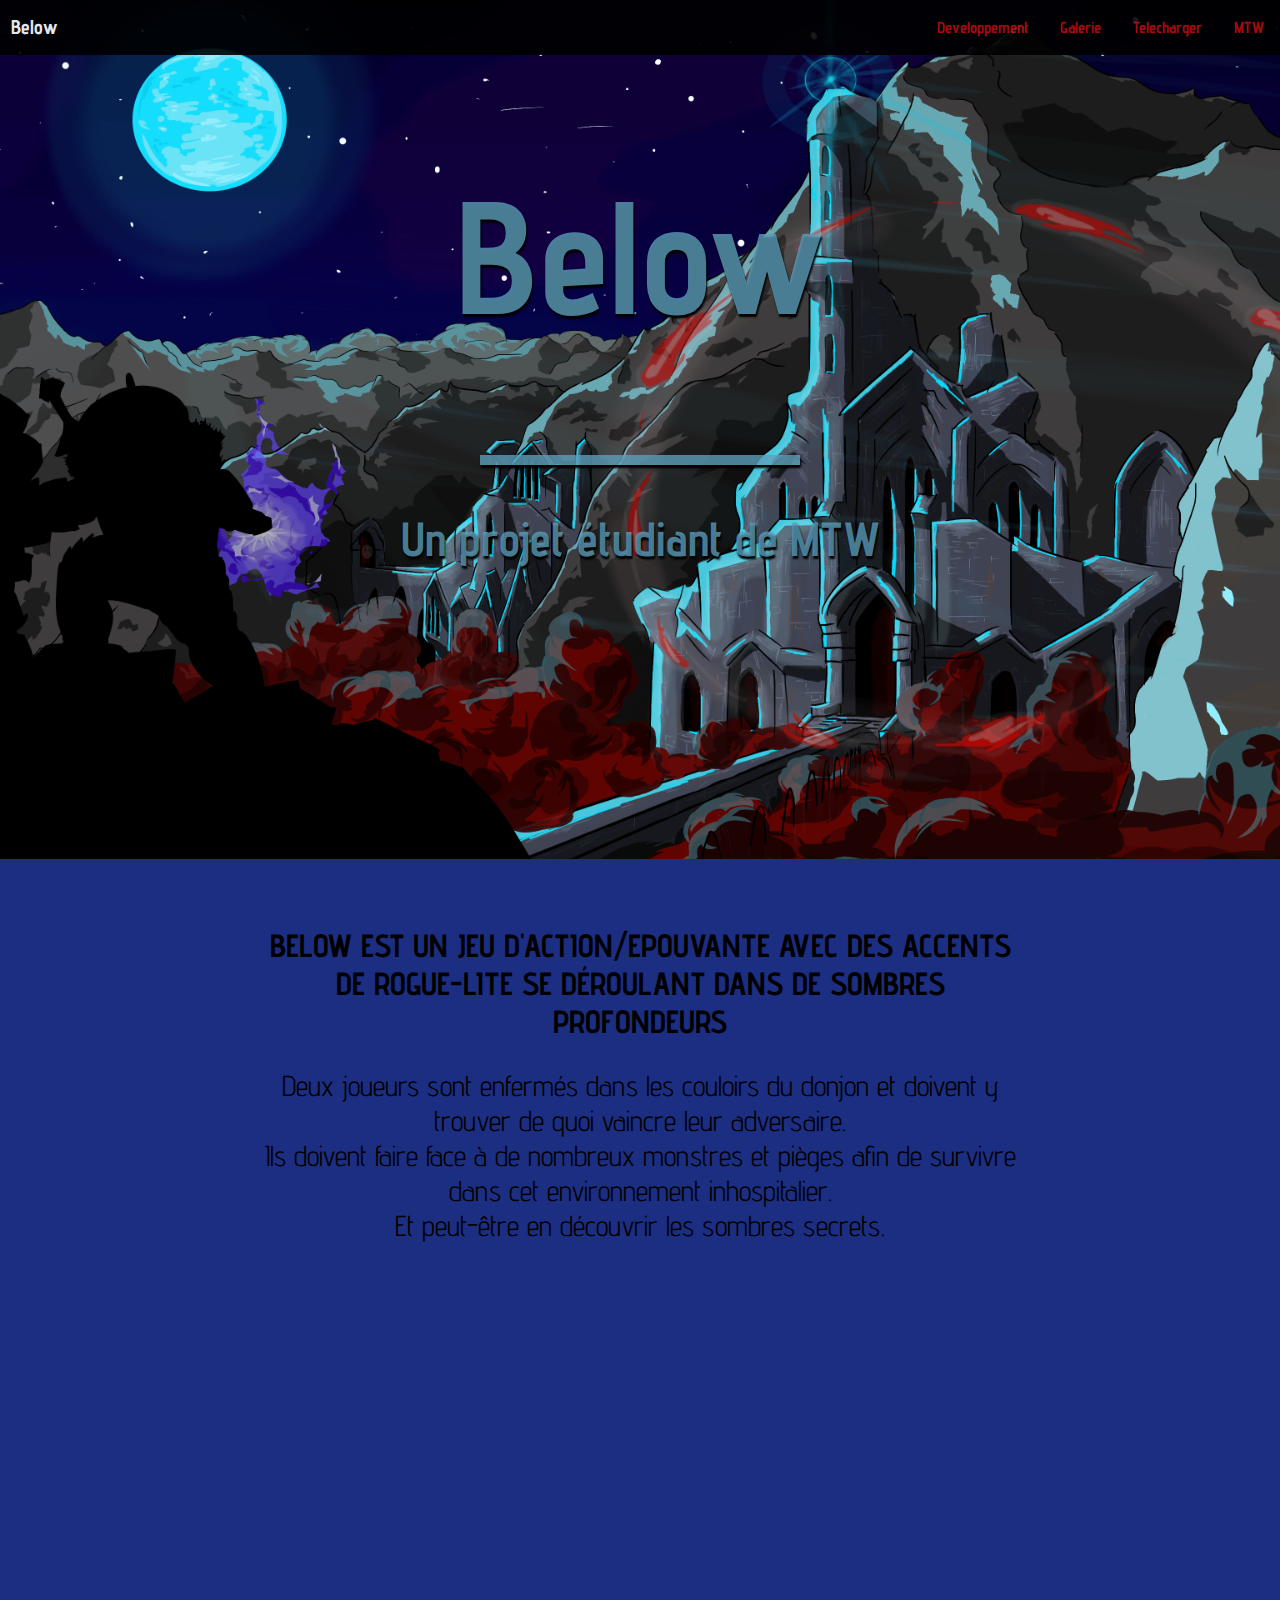
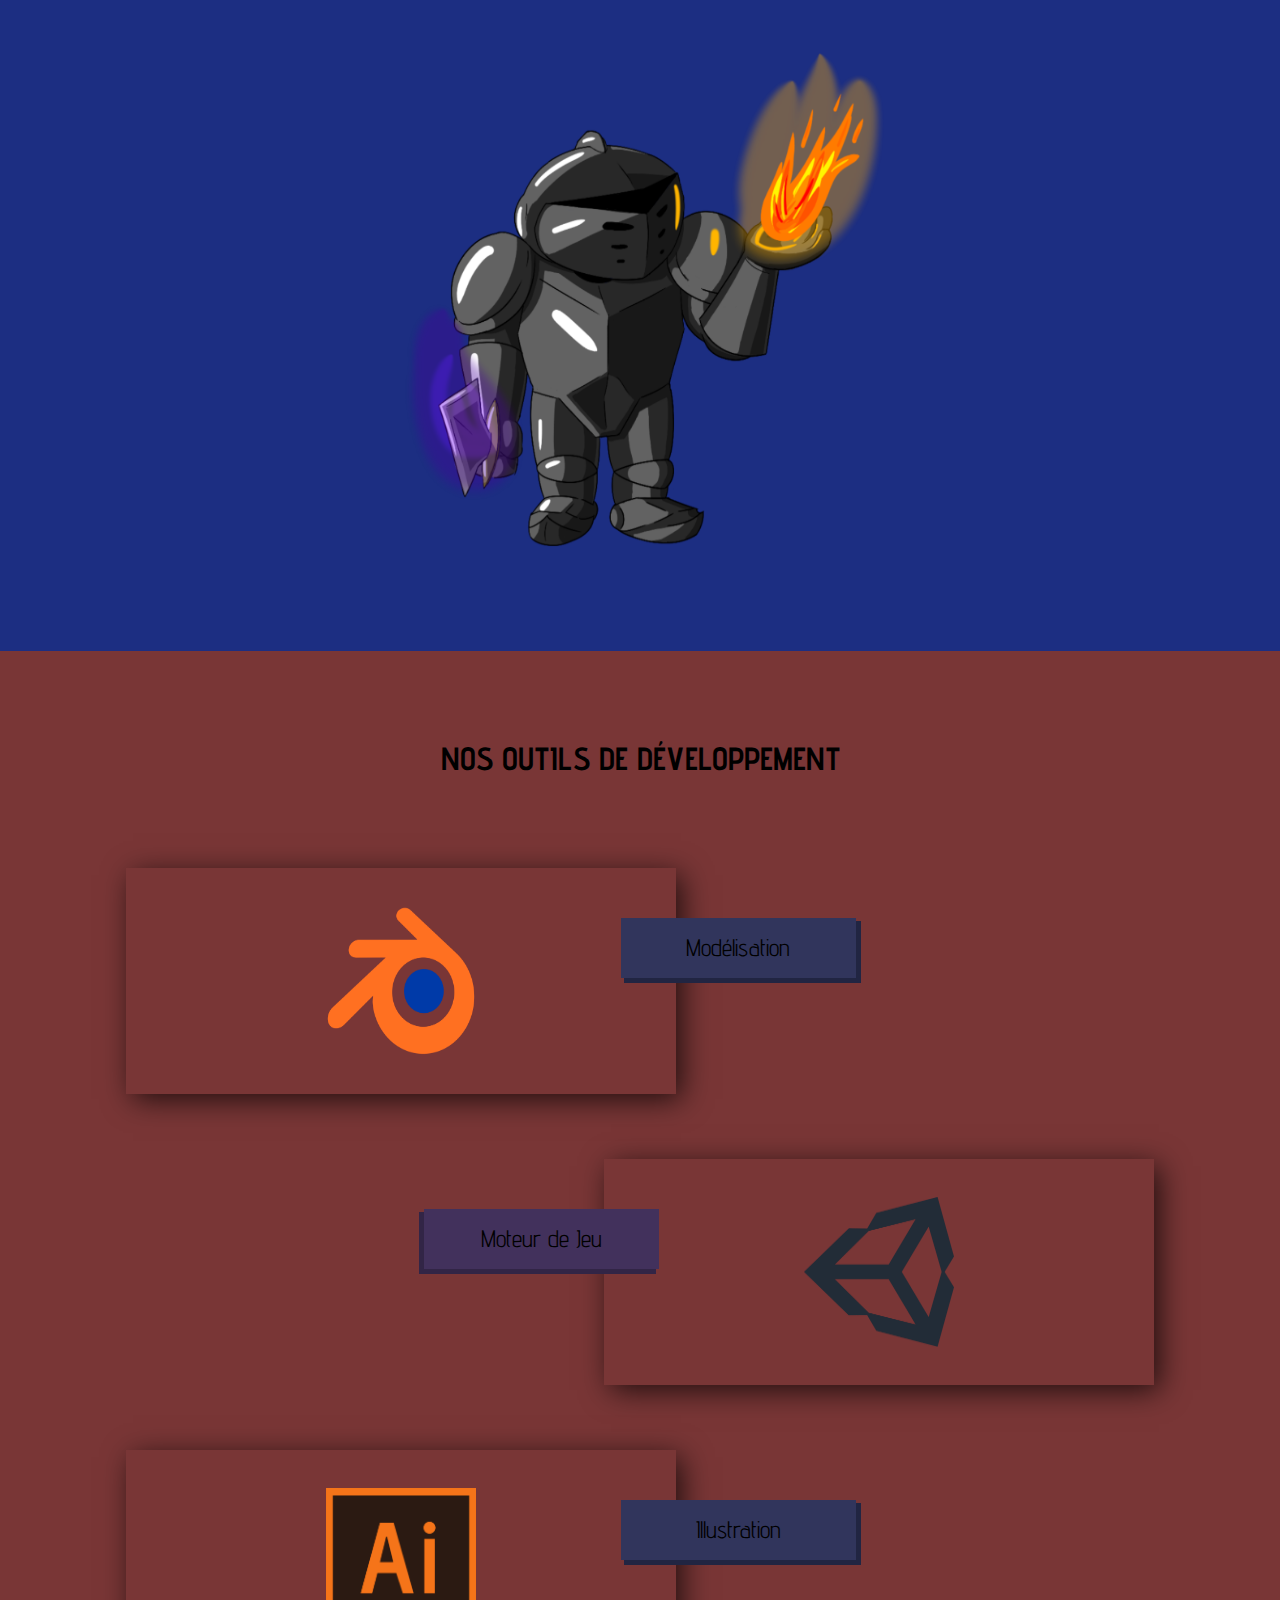
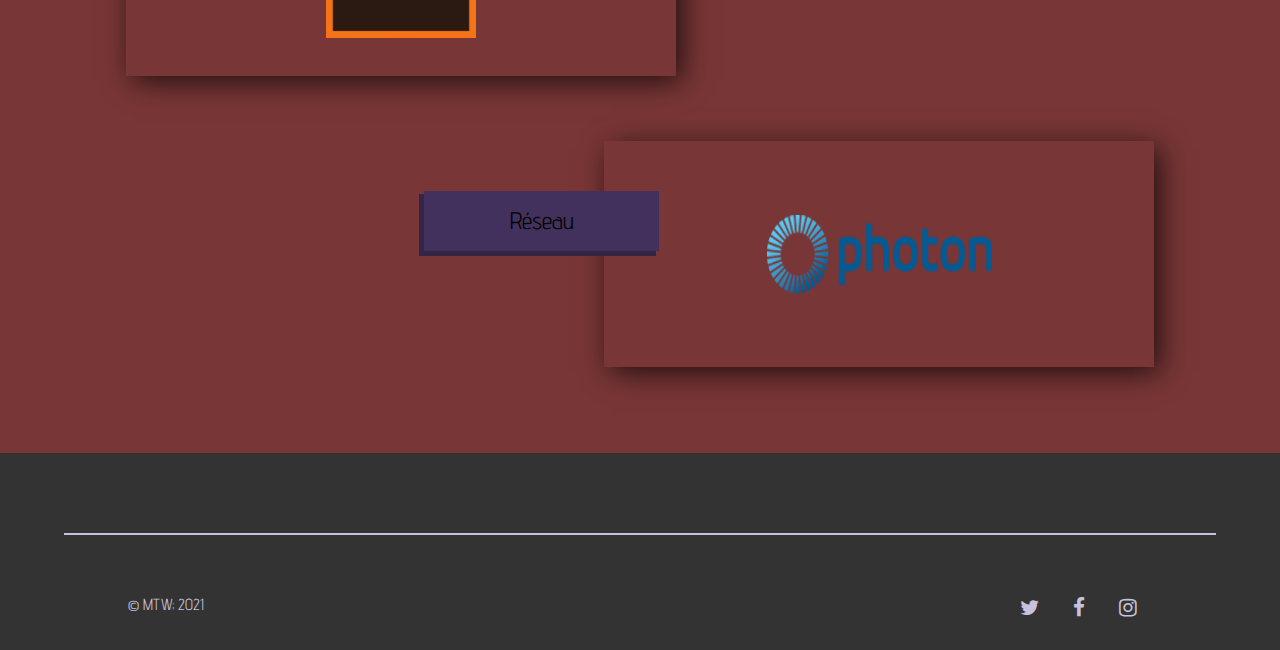
<file: doc/index.html>
<!DOCTYPE html>
<html lang="fr">
  <head>
    <meta charset="UTF-8">

    <title>Below</title>

    <link rel="stylesheet" href="style.css">   
    <link rel="stylesheet" href="https://cdnjs.cloudflare.com/ajax/libs/font-awesome/4.7.0/css/font-awesome.css">

  </head>
  <body>
    <header>
      <nav>
        <ul>
          <li id="logo"><a href="#">Below</a></li>
          <li><a href="MTW/MTW.html">MTW</a></li>
          <li><a href="telechargement/telechargement.html">Telecharger</a></li>
          <li><a href="galerie/galerie.html">Galerie</a></li>
          <li><a href="site%20timeline/timeline.html">Developpement</a></li> 
        </ul>
      </nav>
      <div id="imagePrincipale">
        <h1>Below</h1>
        <div id="premierTrait"></div>
        <h3>Un projet étudiant de MTW</h3>
      </div>

    </header>
    <section id="presentation">
      <div id="texteIntro">
        <h2>Below est un jeu d'Action/Epouvante avec des accents de Rogue-Lite se déroulant dans de sombres profondeurs</h2>
        <p>Deux joueurs sont enfermés dans les couloirs du donjon et doivent y trouver de quoi vaincre leur adversaire. <BR>
          Ils doivent faire face à de nombreux monstres et pièges afin de survivre dans cet environnement inhospitalier. <BR>
          Et peut-être en découvrir les sombres secrets.
        </p>
      </div>
      <div id="prestations">
        <iframe width="560" height="315" src="https://www.youtube.com/embed/J0P31acRas0" title="YouTube video player" frameborder="0" allow="accelerometer; autoplay; clipboard-write; encrypted-media; gyroscope; picture-in-picture" allowfullscreen></iframe>
      </div>
      <div>
        <img src="media/ChevalierNoir.png" id = "chevalier">
      </div>
    </section>
    <section id="tourisme">
      <h2>Nos outils de développement</h2>
      <ul>
        <li id="ocean"><a href="https://www.blender.org"><p>Modélisation</p></a></li>
        <li id="chateau"><a href="https://unity.com/"><p>Moteur de Jeu</p></a></li>
        <li id="phare"><a href="https://www.adobe.com/fr/products/illustrator.html" ><p>Illustration</p></a></li>
        <li id="vignoble"><a href="https://www.photonengine.com/"><p>Réseau</p></a></li>
      </ul>
    </section>
    <footer>
      <div id="deuxiemeTrait"></div>
      <div id="copyrightEtIcons">
        <div id="copyright">
          <span>© MTW; 2021</span>
        </div>
        <div id="icons">
          <a href="http://www.twitter.fr"><i class="fa fa-twitter"></i></a>
          <a href="http://www.facebook.fr"><i class="fa fa-facebook"></i></a>
          <a href="http://www.instagram.com"><i class="fa fa-instagram"></i></a>

        </div>
      </div>

    </footer>
  </body>

</html>
</file>
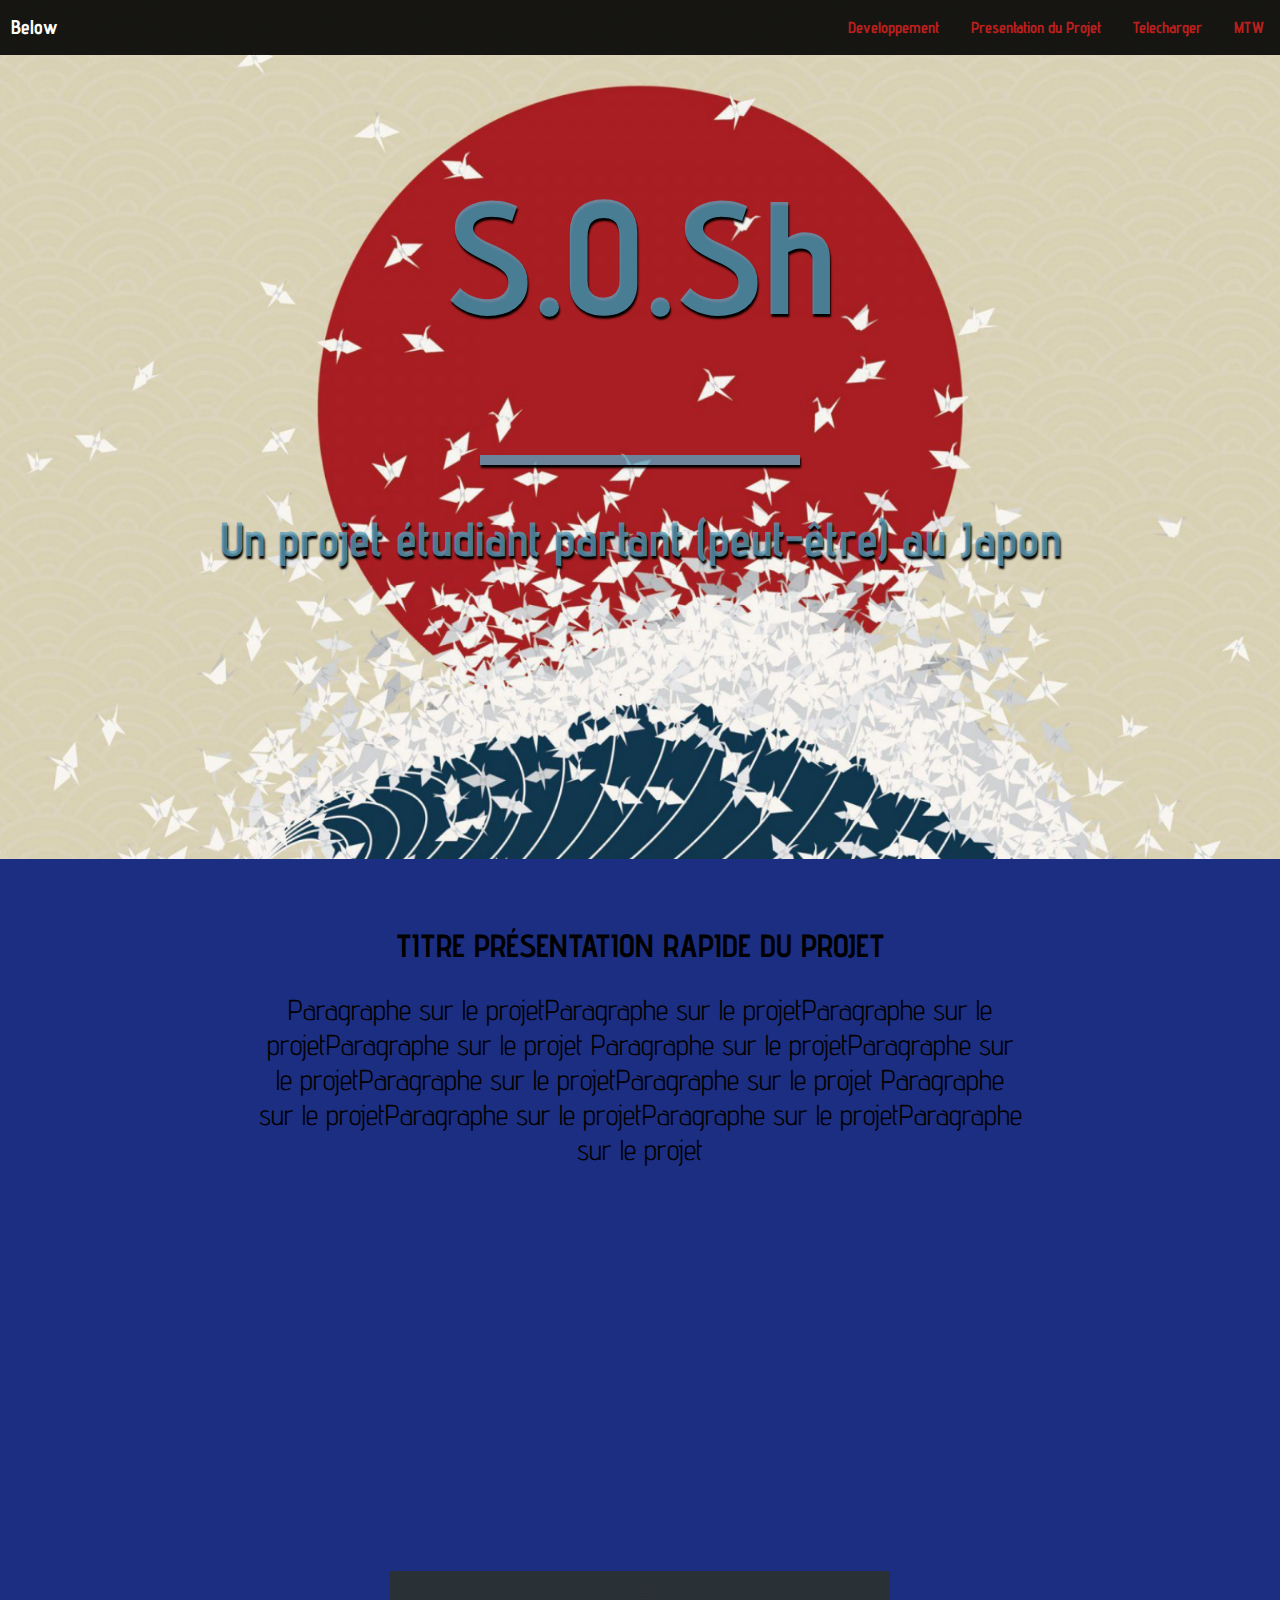
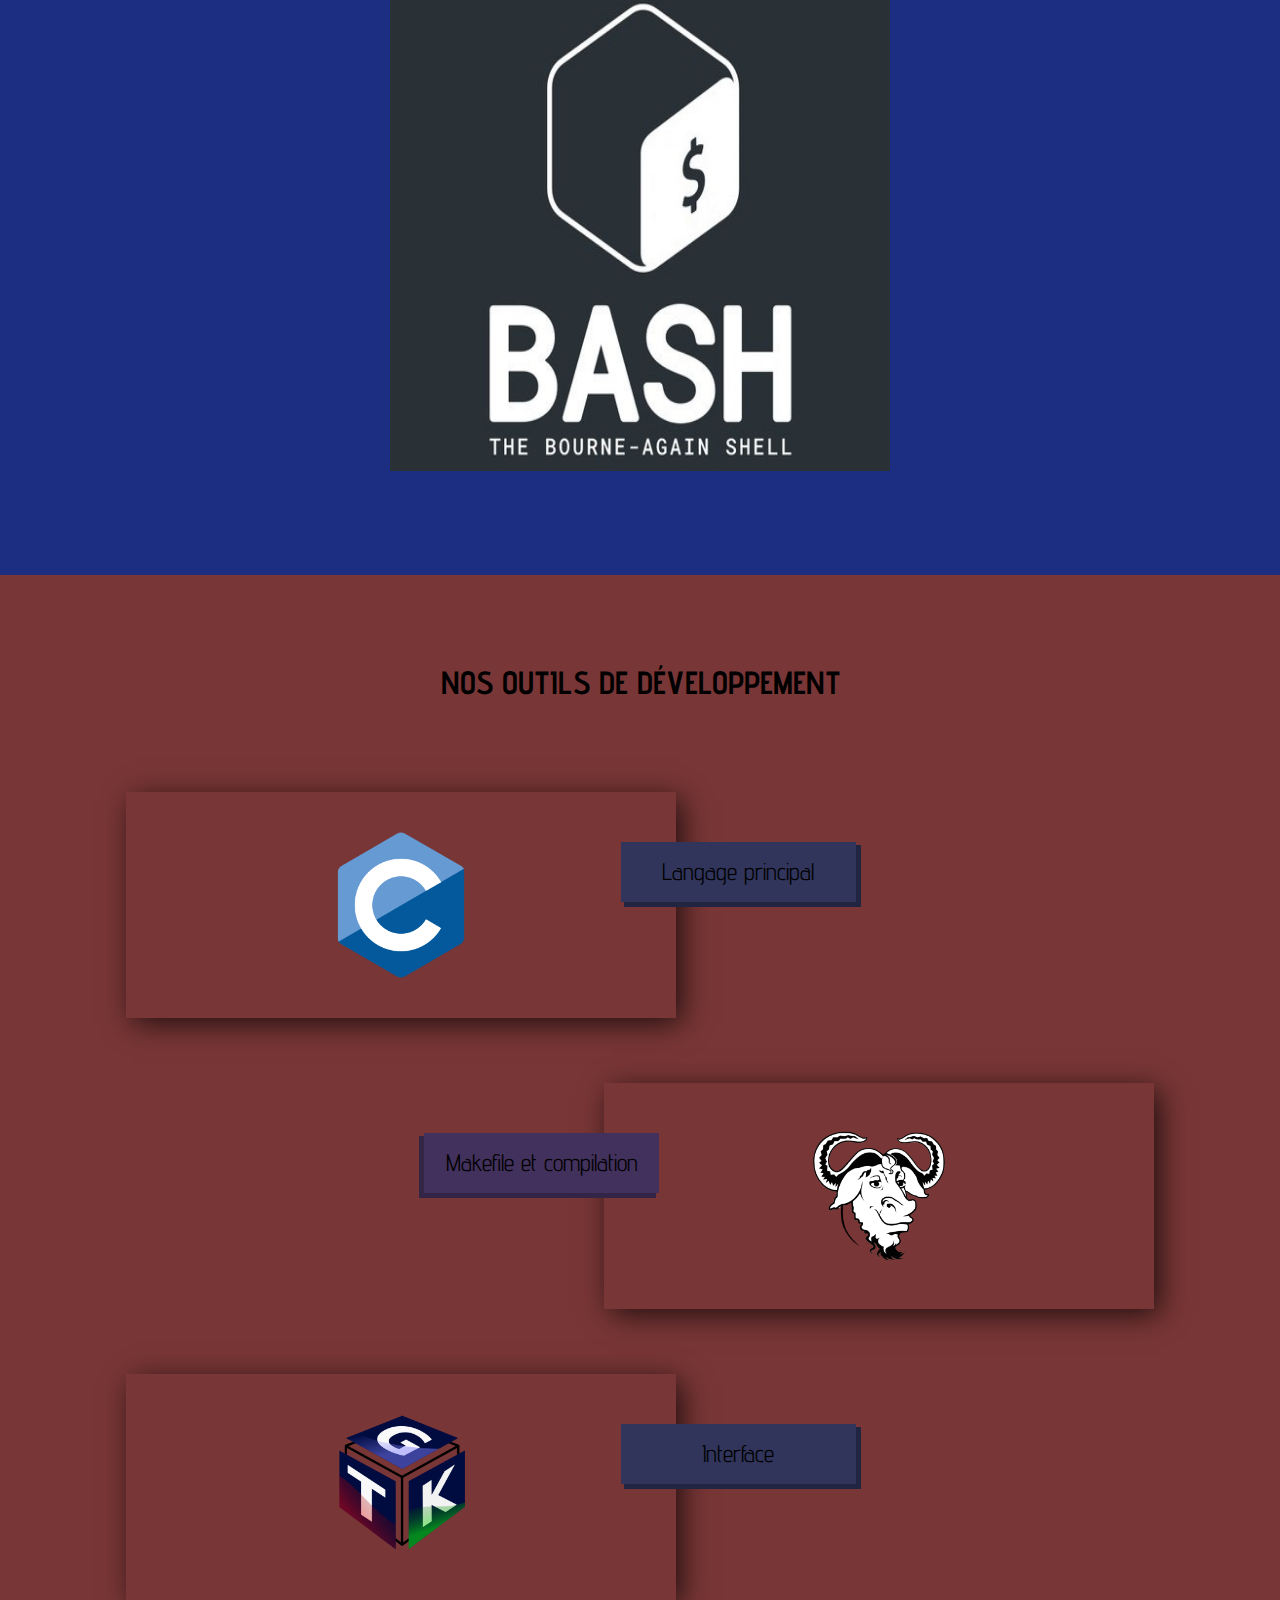
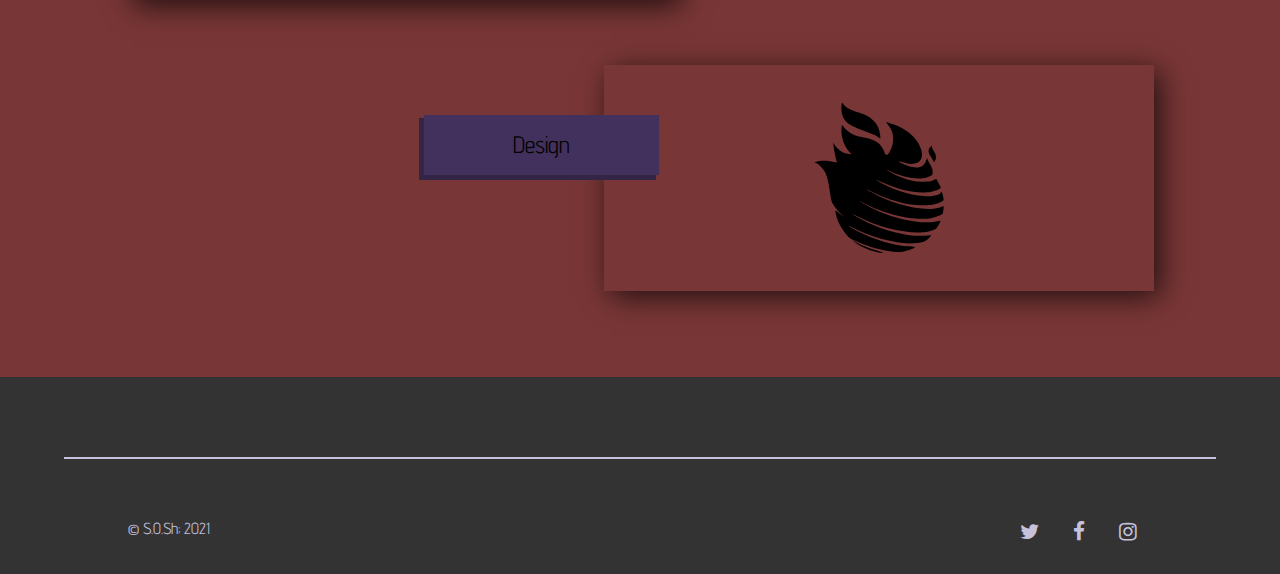
<file: docs/index.html>
<!DOCTYPE html>
<html lang="fr">
  <head>
    <meta charset="UTF-8">

    <title>S.O.Sh</title>

    <link rel="stylesheet" href="style.css">   
    <link rel="stylesheet" href="https://cdnjs.cloudflare.com/ajax/libs/font-awesome/4.7.0/css/font-awesome.css">

  </head>
  <body>
    <header>
      <nav>
        <ul>
          <li id="logo"><a href="#">Below</a></li>
          <li><a href="MTW/MTW.html">MTW</a></li>
          <li><a href="telechargement/telechargement.html">Telecharger</a></li>
          <li><a href="galerie/galerie.html">Presentation du Projet</a></li>
          <li><a href="site%20timeline/timeline.html">Developpement</a></li> 
        </ul>
      </nav>
      <div id="imagePrincipale">
        <h1>S.O.Sh</h1>
        <div id="premierTrait"></div>
        <h3>Un projet étudiant partant (peut-être) au Japon</h3>
      </div>

    </header>
    <section id="presentation">
      <div id="texteIntro">
        <h2>Titre Présentation Rapide du projet</h2>
        <p>Paragraphe sur le projetParagraphe sur le projetParagraphe sur le projetParagraphe sur le projet
          Paragraphe sur le projetParagraphe sur le projetParagraphe sur le projetParagraphe sur le projet
          Paragraphe sur le projetParagraphe sur le projetParagraphe sur le projetParagraphe sur le projet
        </p>
      </div>
      <div id="prestations">
        <iframe width="560" height="315" src="https://www.youtube.com/watch?v=I4EWvMFj37g&pp=ugMICgJmchABGAE%3D" title="YouTube video player" frameborder="0" allow="accelerometer; autoplay; clipboard-write; encrypted-media; gyroscope; picture-in-picture" allowfullscreen></iframe>
      </div>
      <div>
        <img src="media/bash-logo.jpg" id = "chevalier">
      </div>
    </section>
    <section id="tourisme">
      <h2>Nos outils de développement</h2>
      <ul>
        <li id="ocean"><a href="https://fr.wikipedia.org/wiki/C_(langage)"><p>Langage principal</p></a></li>
        <li id="chateau"><a href="https://linux.die.net/man/1/make"><p>Makefile et compilation</p></a></li>
        <li id="phare"><a href="https://www.gtk.org/" ><p>Interface</p></a></li>
        <li id="vignoble"><a href="https://glade.gnome.org/"><p>Design</p></a></li>
      </ul>
    </section>
    <footer>
      <div id="deuxiemeTrait"></div>
      <div id="copyrightEtIcons">
        <div id="copyright">
          <span>© S.O.Sh; 2021</span>
        </div>
        <div id="icons">
          <a href="http://www.twitter.fr"><i class="fa fa-twitter"></i></a>
          <a href="http://www.facebook.fr"><i class="fa fa-facebook"></i></a>
          <a href="http://www.instagram.com"><i class="fa fa-instagram"></i></a>

        </div>
      </div>

    </footer>
  </body>

</html>
</file>
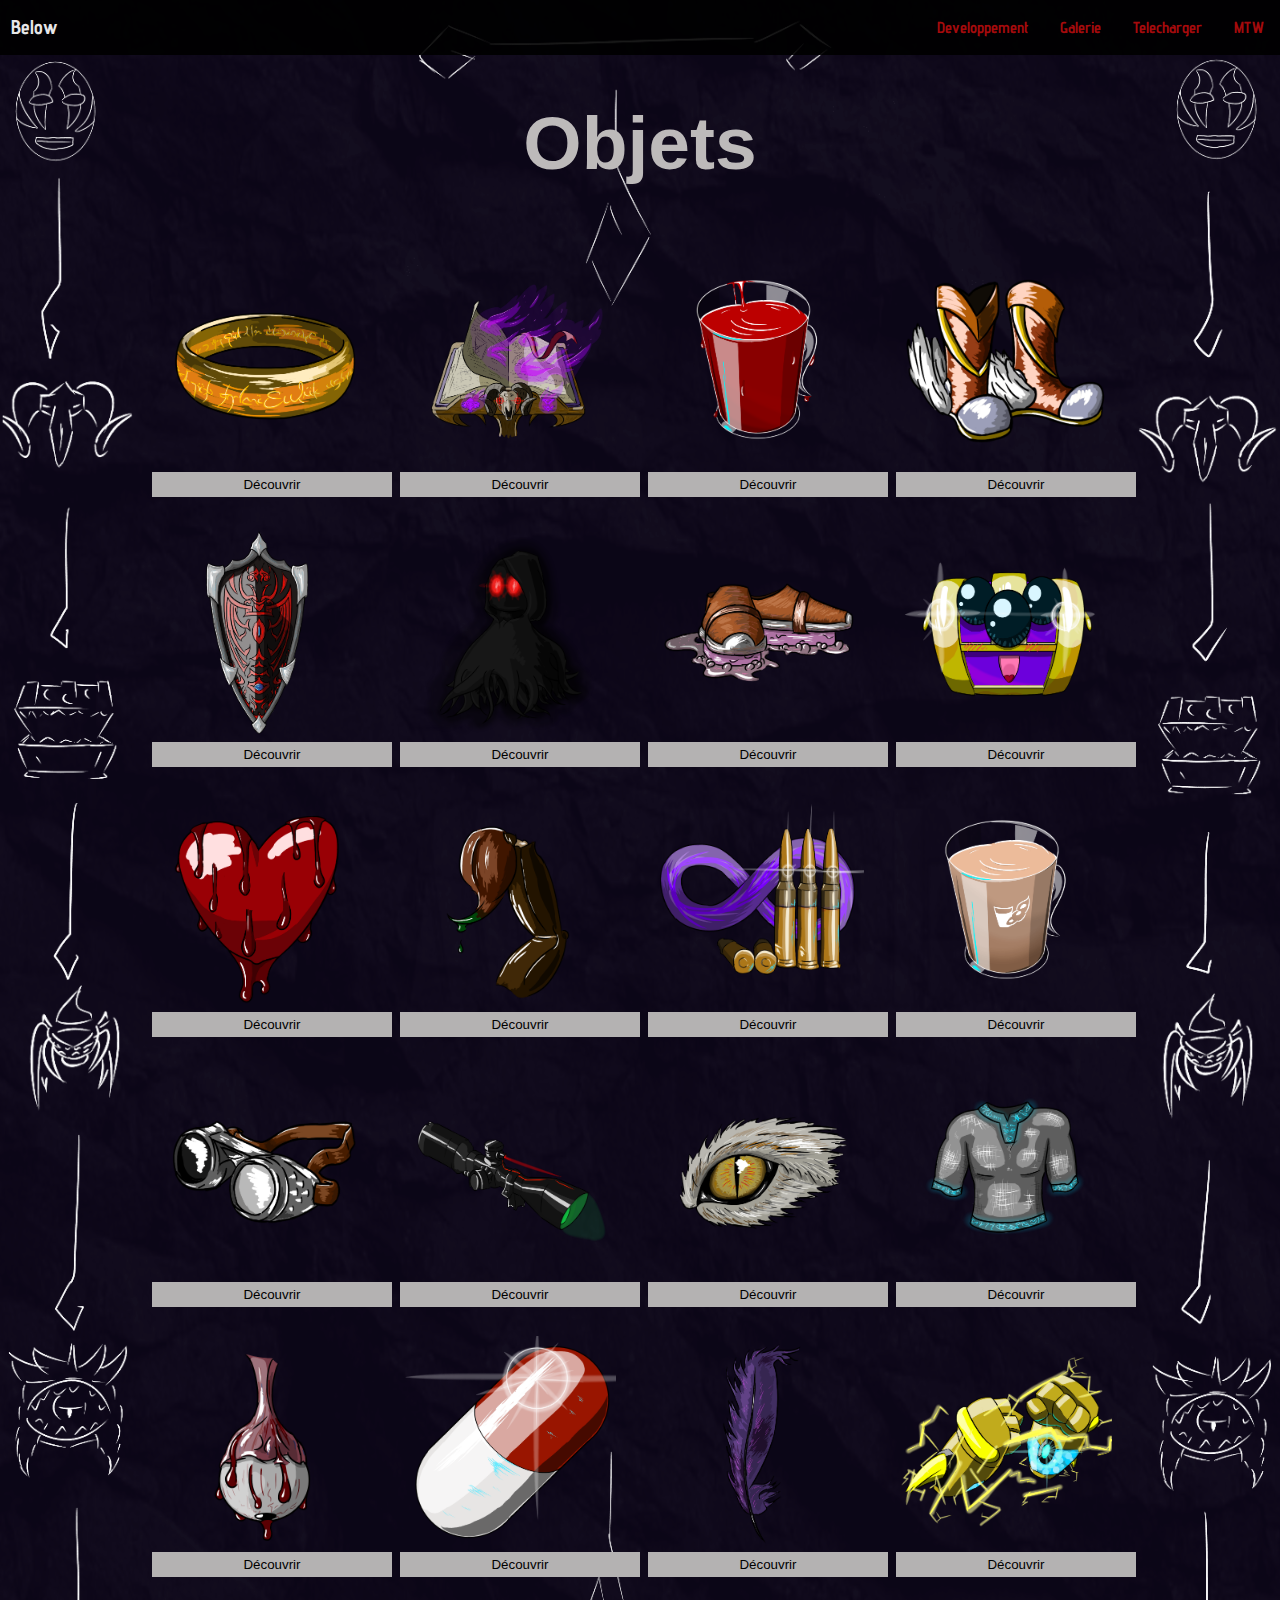
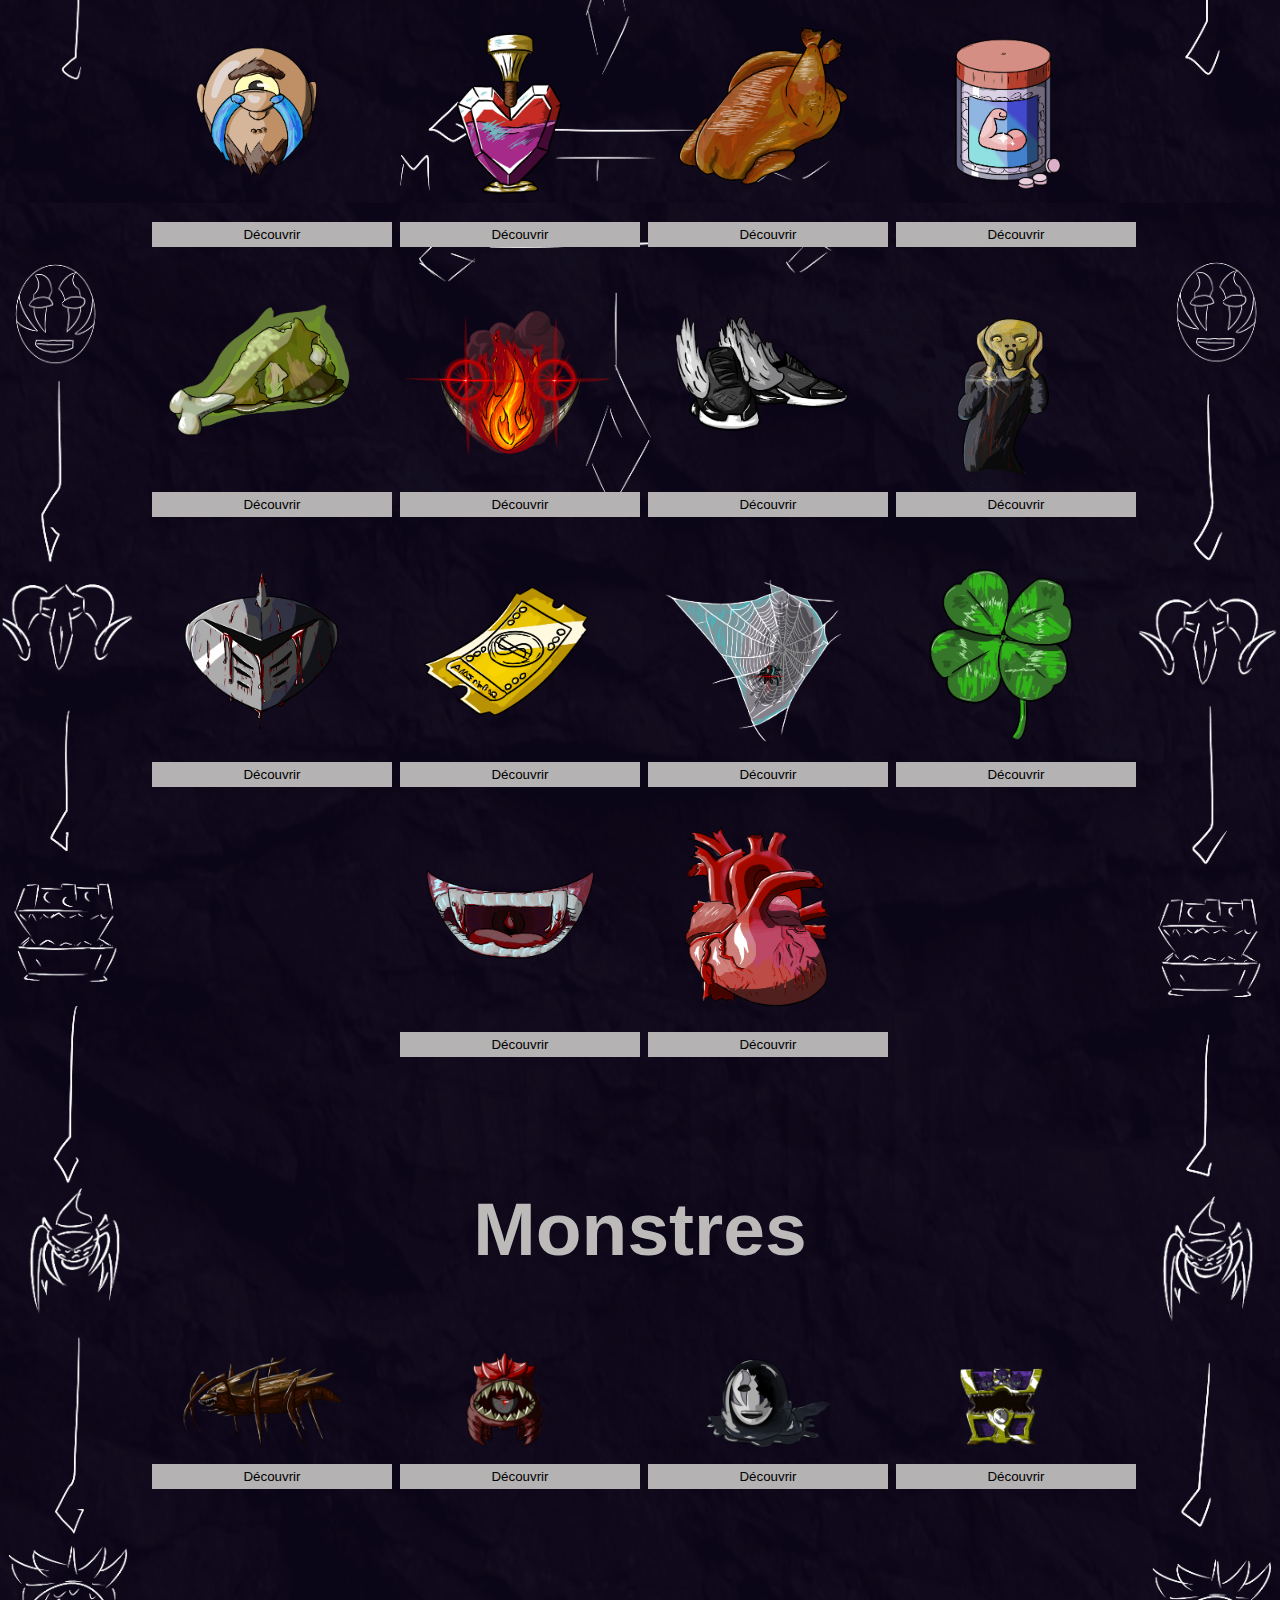
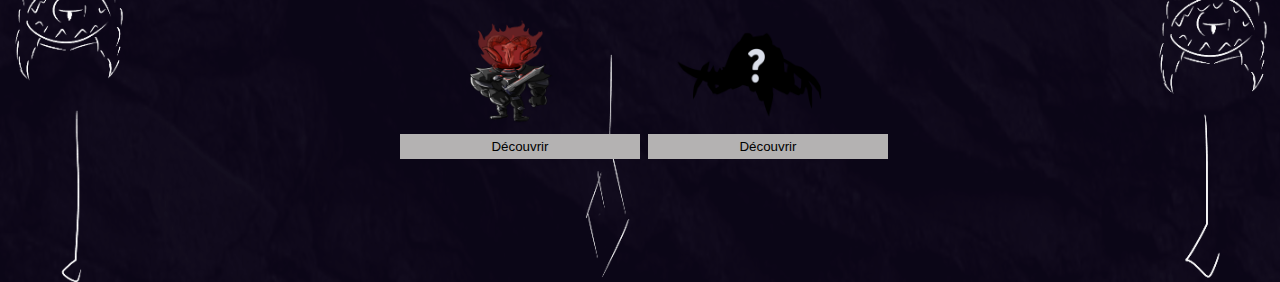
<file: doc/galerie/galerie.html>
<!DOCTYPE html>
<html lang="fr">
<head>
  <meta charset="UTF-8">
  <meta name="viewport" content="width=device-width,initial-scale=1.0000">
  <title>Galerie</title>
  <link rel="stylesheet" href="style.css">

</head>
<body>
<header>
  <nav>
    <ul>
      <li id="logo"><a href="../index.html">Below</a></li>
      <li><a href="../MTW/MTW.html">MTW</a></li>
      <li><a href="../telechargement/telechargement.html">Telecharger</a></li>
      <li><a href="#top">Galerie</a></li>
      <li><a href="../site%20timeline/timeline.html">Developpement</a></li>
    </ul>
  </nav>

</header>
  <a name="top"></a>
  <h1>Objets</h1>

  <div class="galerie" id="titre">

    <div class="item"><img src="../media/below%20objet/anneau.png"><a href="anneau/anneau.html"><button>Découvrir </button></a></div>
    <div class="item"><img src="../media/below%20objet/Arcanes.png"><a href="arcanes/arcanes.html"><button>Découvrir </button></a></div>
    <div class="item"><img src="../media/below%20objet/Blood_drink.png"> <a href="blooddrink/blooddrink.html"><button>Découvrir </button></a></div>
    <div class="item"><img src="../media/below%20objet/bottepegase.png"><a href="bottepegase/bottepegase.html"><button>Découvrir </button></a></div>

    <div class="item"><img src="../media/below%20objet/Bouclier.png"><a href="bouclier/bouclier.html"><button>Découvrir </button></a></div>
    <div class="item"><img src="../media/below%20objet/Cape.png"><a href="cape/cape.html"><button>Découvrir </button></a></div>
    <div class="item"><img src="../media/below%20objet/chaussuresavon.png"><a href="chaussuresavon/chaussuresavon.html"><button>Découvrir </button></a></div>
    <div class="item"><img src="../media/below%20objet/Cleptomanie.png"><a href="cleptomanie/cleptomanie.html"><button>Découvrir </button></a></div>

    <div class="item"><img src="../media/below%20objet/coeur.png"><a href="coeur/coeur.html"><button>Découvrir </button></a></div>
    <div class="item"><img src="../media/below%20objet/dar.png"><a href="dar/dar.html"><button>Découvrir </button></a></div>
    <div class="item"><img src="../media/below%20objet/Infini.png"> <a href="infini/infini.html"><button>Découvrir </button></a></div>
    <div class="item"><img src="../media/below%20objet/Lait_de_Soja.png"> <a href="laitdesoja/laitdesoja.html"><button>Découvrir </button></a></div>

    <div class="item"><img src="../media/below%20objet/lunetteaviateur.png"><a href="lunetteaviateur/lunetteaviateur.html"><button>Découvrir </button></a></div>
    <div class="item"><img src="../media/below%20objet/lunettevisée.png"><a href="lunettevisée/lunettevisée.html"><button>Découvrir </button></a></div>
    <div class="item"><img src="../media/below%20objet/lynx.png"><a href="lynx/lynx.html"><button>Découvrir </button></a></div>
    <div class="item"><img src="../media/below%20objet/Maille.png"><a href="maille/maille.html"><button>Découvrir </button></a></div>

    <div class="item"><img src="../media/below%20objet/oeil.png"><a href="oeil/oeil.html"><button>Découvrir </button></a></div>
    <div class="item"><img src="../media/below%20objet/pillule.png"><a href="pillule/pillule.html"><button>Découvrir </button></a></div>
    <div class="item"><img src="../media/below%20objet/plume.png"><a href="plume/plume.html"><button>Découvrir </button></a></div>
    <div class="item"><img src="../media/below%20objet/Poing.png"> <a href="poing/poing.html"><button>Découvrir </button></a></div>

    <div class="item"><img src="../media/below%20objet/Polypheme.png"> <a href="polypheme/polyphene.html"><button>Découvrir </button></a></div>
    <div class="item"><img src="../media/below%20objet/potioncoeur.png"><a href="potioncoeur/potioncoeur.html"><button>Découvrir </button></a></div>
    <div class="item"><img src="../media/below%20objet/Poulet.png"><a href="poulet/poulet.html"><button>Découvrir </button></a></div>
    <div class="item"><img src="../media/below%20objet/Proteines.png"> <a href="protéine/proteine.html"><button>Découvrir </button></a></div>

    <div class="item"><img src="../media/below%20objet/Purulence.png"> <a href="purulence/purulence.html"><button>Découvrir </button></a></div>
    <div class="item"><img src="../media/below%20objet/Pyromane.png"><a href="pyromane/pyromane.html"><button>Découvrir </button></a></div>
    <div class="item"><img src="../media/below%20objet/sneakers.png"><a href="sneakers/sneaker.html"><button>Découvrir </button></a></div>
    <div class="item"><img src="../media/below%20objet/Folie.png"> <a href="sombrer%20dans%20la%20folie/sombrer.html"><button>Découvrir </button></a></div>

    <div class="item"><img src="../media/below%20objet/Souffrance%20délicieuse.png"> <a href="souffrance%20délicieuse/souffrancedélicieuse.html"><button>Découvrir </button></a></div>
    <div class="item"><img src="../media/below%20objet/ticketd'or.png"><a href="tickerd'or/tickerd'or.html"><button>Découvrir </button></a></div>
    <div class="item"><img src="../media/below%20objet/Toiled'araigné.png"> <a href="toiles%20d'araignées/toilesd'araignées.html"><button>Découvrir </button></a></div>
    <div class="item"><img src="../media/below%20objet/treffle.png"><a href="treffle/treffle.html"><button>Découvrir </button></a></div>
    <div class="item"><img src="../media/below%20objet/Vampire.png"> <a href="vampire/vampire.html"><button>Découvrir </button></a></div>
    <div class="item"><img src="../media/below%20objet/Ventricule.png"><a href="ventricule/ventricule.html"><button>Découvrir </button></a></div>
  </div>
<h2> Monstres</h2>
<div class="galerie" id="monstre">

  <div class="item"><img src="../media/monstre/cafard.png"><a href="cafard/cafard.html"><button>Découvrir </button></a></div>
  <div class="item"><img src="../media/monstre/Lice.png"><a href="Lice/lice.html"><button>Découvrir </button></a></div>
  <div class="item"><img src="../media/monstre/gout.png"> <a href="gout/gout.html"><button>Découvrir </button></a></div>
  <div class="item"><img src="../media/monstre/mimique.png"><a href="mimique/mimique.html"><button>Découvrir </button></a></div>

  <div class="item"><img src="../media/monstre/bélial.png"><a href="bélial/bélial.html"><button>Découvrir </button></a></div>
  <div class="item"><img src="../media/monstre/BOSS.png"><a href="boss/boss.html"><button>Découvrir </button></a></div>

</div>


</body>
</html>
</file>
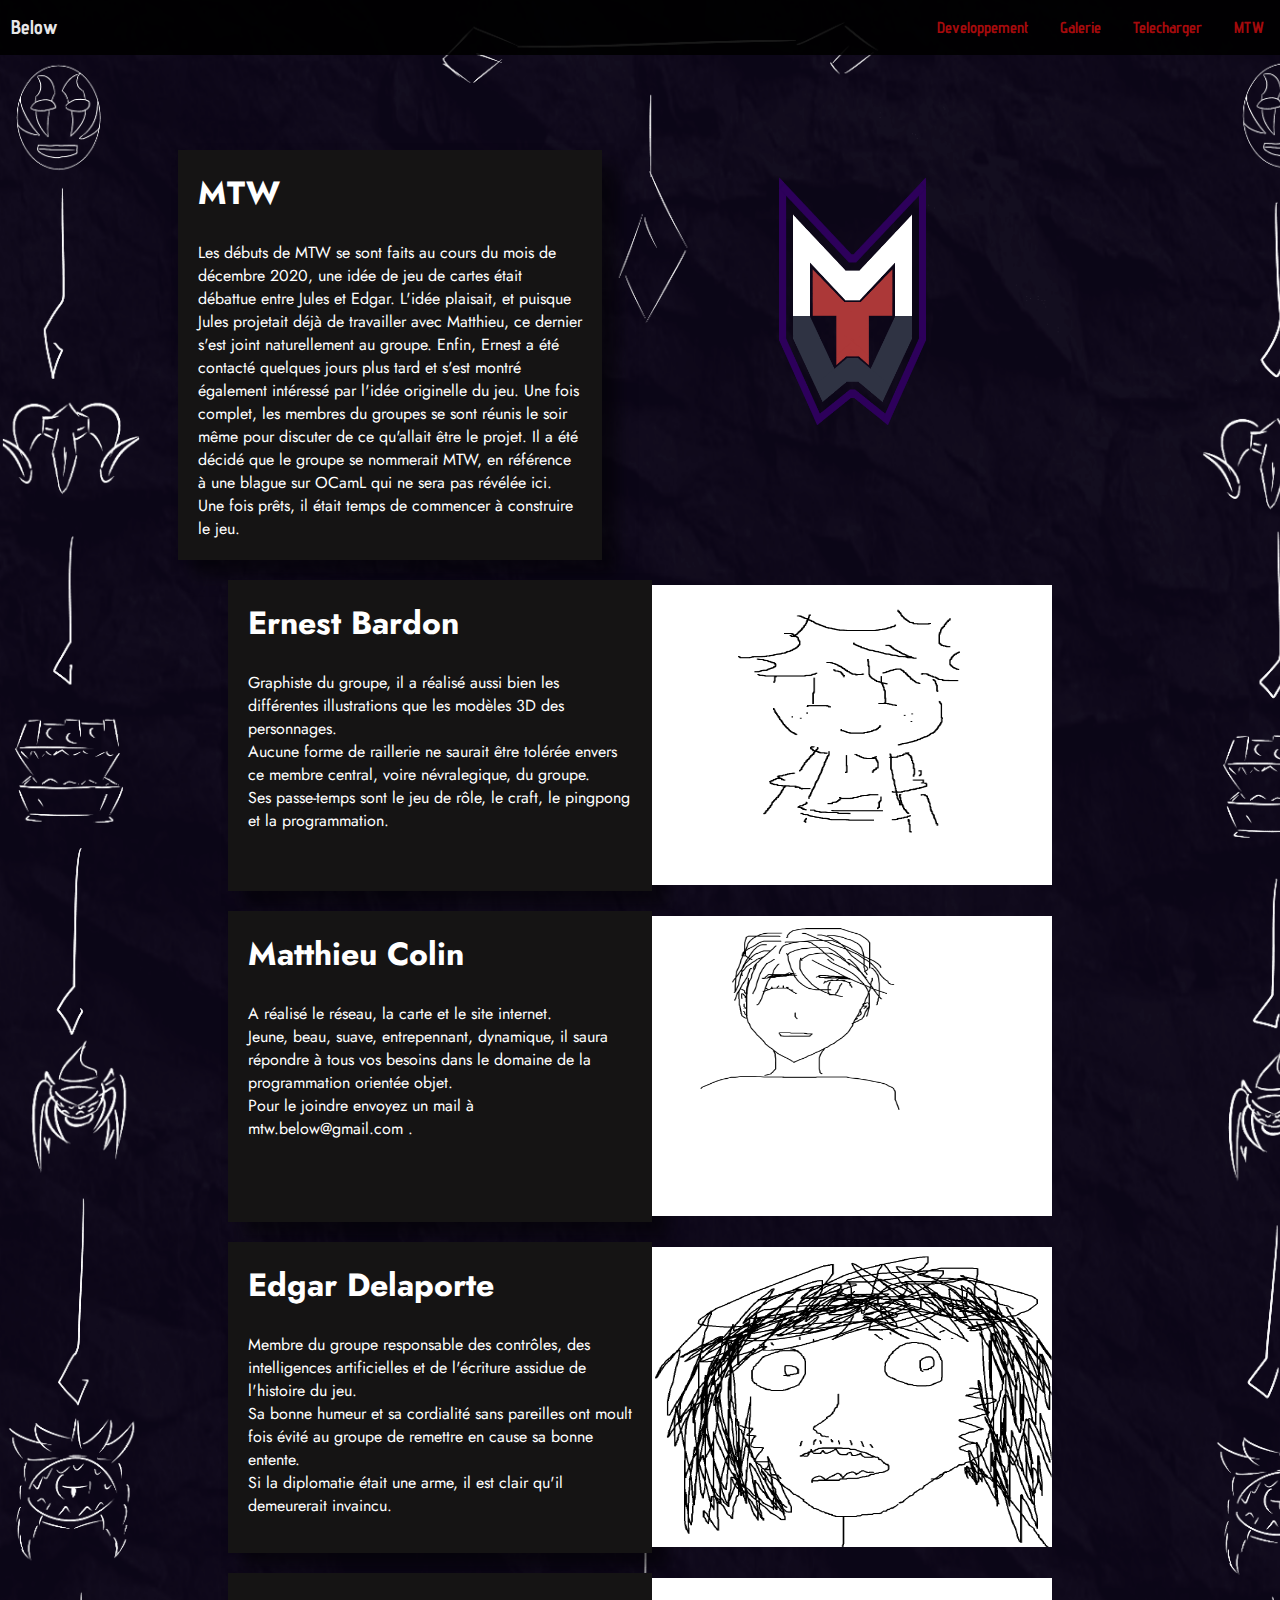
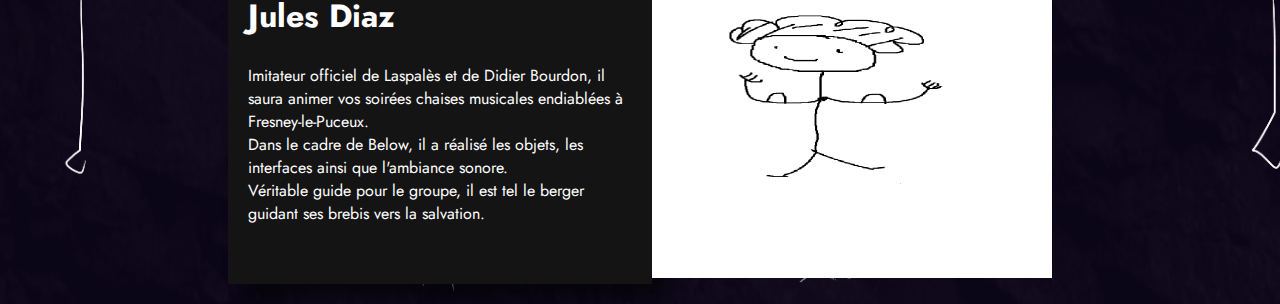
<file: doc/MTW/MTW.html>
<!DOCTYPE html>
<html lang="fr">
<head>
    <meta charset="UTF-8">
    <meta name="viewport" content="width=device-width, initial-scale=1.0">
    <title>MTW</title>
    <link rel="stylesheet" href="style.css">
</head>
<body>
 <header>
   <nav>
       <ul>
         <li id="logo"><a href="../index.html">Below</a></li>
         <li><a href="MTW.html">MTW</a></li>
         <li><a href="../telechargement/telechargement.html">Telecharger</a></li>
           <li><a href="../galerie/galerie.html">Galerie</a></li>
         <li><a href="../site%20timeline/timeline.html">Developpement</a></li>
       </ul>
   </nav>
 </header>

 <section class="main" id="example">
    <div class="content">
        <div class="card">
            <div class="left">
                <h1>MTW</h1>
                <p>Les débuts de MTW se sont faits au cours du mois de décembre 2020, une idée de jeu de cartes était débattue entre Jules et Edgar. L'idée plaisait, et puisque Jules projetait déjà de travailler avec Matthieu, ce dernier s'est joint naturellement au groupe. Enfin, Ernest a été contacté quelques jours plus tard et s'est montré également intéressé par l'idée originelle du jeu. Une fois complet, les membres du groupes se sont réunis le soir même pour discuter de ce qu'allait être le projet. Il a été décidé que le groupe se nommerait MTW, en référence à une blague sur OCamL qui ne sera pas révélée ici. Une fois prêts, il était temps de commencer à construire le jeu.</p>
            </div>
            <div class="right">
                <img id="logo1" src="../media/MTW2.png">
            </div>
        </div>
        <div class="card">
            <div class="left">
                <h1>Ernest Bardon</h1>
                <p>Graphiste du groupe, il a réalisé aussi bien les différentes illustrations que les modèles 3D des personnages.<BR>
                    Aucune forme de raillerie ne saurait être tolérée envers ce membre central, voire névralegique, du groupe. <BR>
                    Ses passe-temps sont le jeu de rôle, le craft, le pingpong et la programmation.
                </p>
            </div>
            <div class="right">
                <img src="../media/MTW%20photo/Ernest-min.png">
            </div>
        </div>
        <div class="card">
            <div class="left">
                <h1>Matthieu Colin</h1>
                <p>A réalisé le réseau, la carte et le site internet. <BR>
                    Jeune, beau, suave, entrepennant, dynamique, il saura répondre à tous vos besoins dans le domaine de la programmation orientée objet. <BR>
                    Pour le joindre envoyez un mail à mtw.below@gmail.com .
                </p>
            </div>
            <div class="right">
                <img src="../media/MTW%20photo/MWOIM.png">
            </div>
        </div>
        <div class="card">
            <div class="left">
                <h1>Edgar Delaporte</h1>
                <p>Membre du groupe responsable des contrôles, des intelligences artificielles et de l'écriture assidue de l'histoire du jeu. <BR>
                Sa bonne humeur et sa cordialité sans pareilles ont moult fois évité au groupe de remettre en cause sa bonne entente. <BR>
                    Si la diplomatie était une arme, il est clair qu'il demeurerait invaincu.
                </p>
            </div>
            <div class="right">
                <img src="../media/MTW%20photo/Erdgar-min.png">
            </div>
        </div>
        <div class="card">
            <div class="left">
                <h1>Jules Diaz</h1>
                <p>Imitateur officiel de Laspalès et de Didier Bourdon, il saura animer vos soirées chaises musicales endiablées à Fresney-le-Puceux. <BR>
                Dans le cadre de Below, il a réalisé les objets, les interfaces ainsi que l'ambiance sonore. <BR>
                    Véritable guide pour le groupe, il est tel le berger guidant ses brebis vers la salvation.
                </p>
            </div>
            <div class="right">
                <img src="../media/MTW%20photo/Jules-min.png">
            </div>
        </div>
    </div>
 </section>

</body>
</html>
</file>
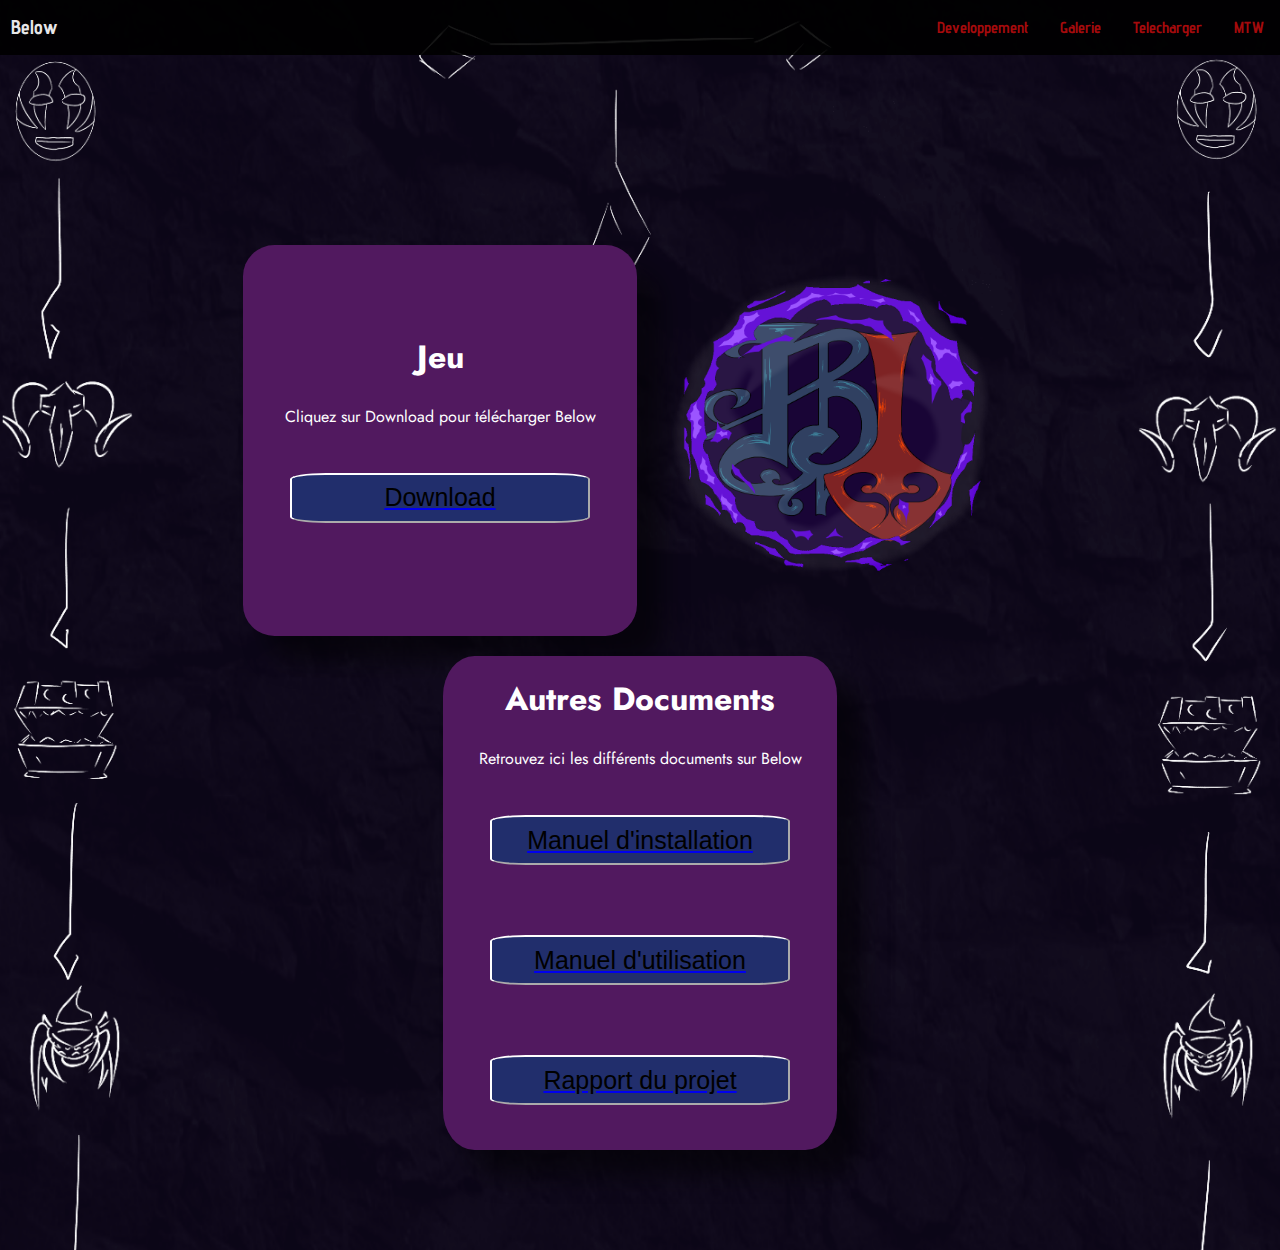
<file: doc/telechargement/telechargement.html>
<!DOCTYPE html>
<html lang="fr">
<head>
    <meta charset="UTF-8">
    <meta name="viewport" content="width=device-width, initial-scale=1.0">
    <title>Download</title>
    <link rel="stylesheet" href="style.css">
</head>
<body>
<a name="top"></a>
 <header>
   <nav>
       <ul>
         <li id="logo"><a href="../index.html">Below</a></li>
         <li><a href="../MTW/MTW.html">MTW</a></li>
         <li><a href="#top">Telecharger</a></li>
           <li><a href="../galerie/galerie.html">Galerie</a></li>
         <li><a href="../site%20timeline/timeline.html">Developpement</a></li>
       </ul>
   </nav>
 </header>

 <section class="main" id="example">
    <div class="content">
        <div class="card">
            <div class="left">
                <h1>Jeu</h1>
                <p>Cliquez sur Download pour télécharger Below</p>
                <a href="https://github.com/matcln/BelowSite/releases/download/1.5/Below_Setup.exe" download class="download"><button>Download</button></a>
            </div>
            <div class="right">
                <img src="../media/icon.png" alt="">
            </div>
            <div class="left">
                <h1>Autres Documents</h1>
                <p>Retrouvez ici les différents documents sur Below</p>
                <a href="BelowManueld'insatallation.pdf" download class="download"><button>Manuel d'installation</button></a>
                <a href="ManuelUtilisation.pdf" download class="download"><button>Manuel d'utilisation</button></a>
                <a href="RapportLite.pdf" download class="download"><button>Rapport du projet</button></a>
            </div>
        </div>
    </div>
 </section>

</body>
</html>
</file>
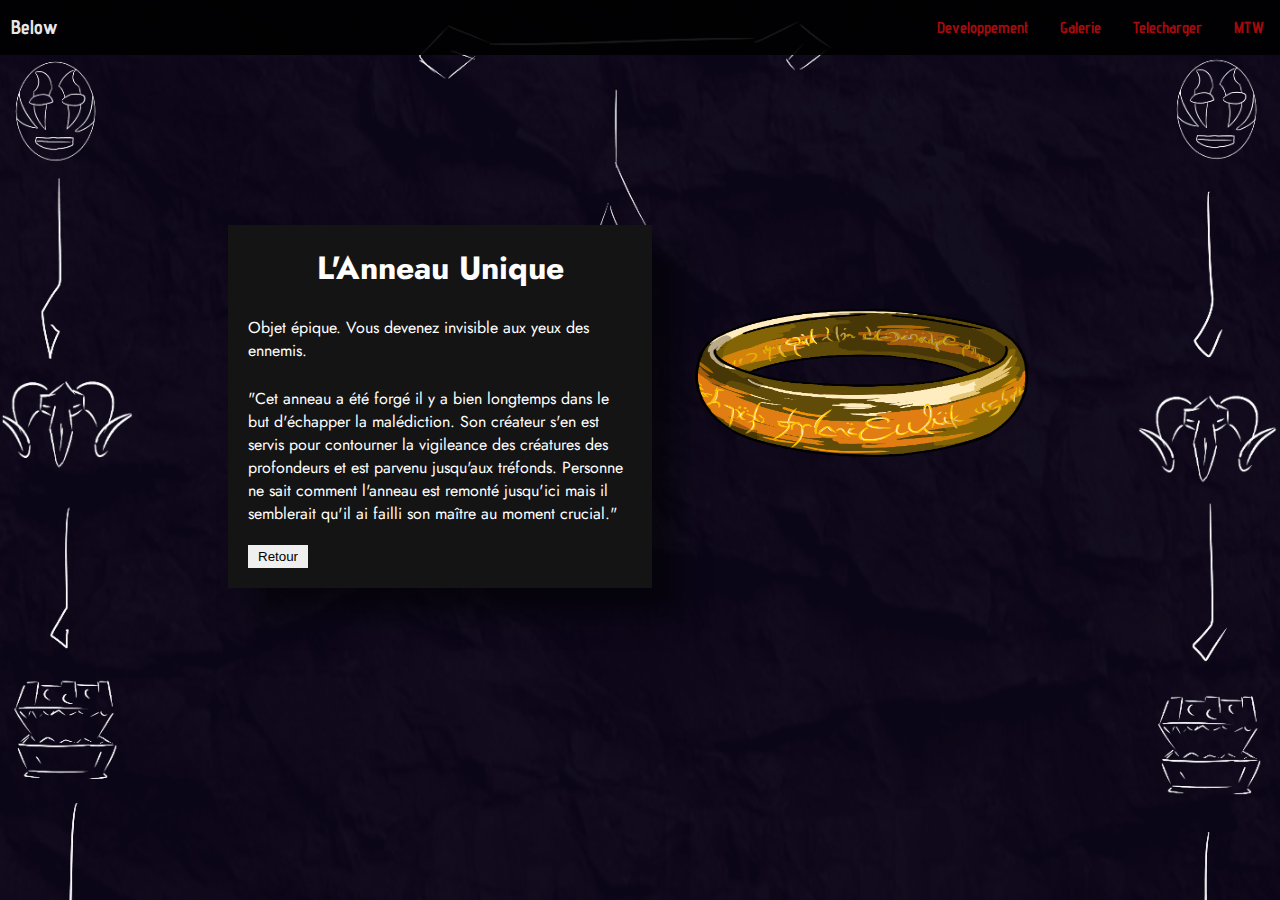
<file: doc/galerie/anneau/anneau.html>
<!DOCTYPE html>
<html lang="fr">
<head>
    <meta charset="UTF-8">
    <meta name="viewport" content="width=device-width, initial-scale=1.0">
    <title>FirstMenu</title>
    <link rel="stylesheet" href="style.css">
</head>
<body>
 <header>
   <nav>
       <ul>
         <li id="logo"><a href="../../index.html">Below</a></li>
         <li><a href="../../MTW/MTW.html">MTW</a></li>
         <li><a href="../../telechargement/telechargement.html">Telecharger</a></li>
           <li><a href="../galerie.html">Galerie</a></li>
         <li><a href="../../site%20timeline/timeline.html">Developpement</a></li>
       </ul>
   </nav>
 </header>

 <section class="main" id="example">
    <div class="content">
        <div class="card">
            <div class="left">
                <h1>L'Anneau Unique</h1>
                <p>Objet épique. Vous devenez invisible aux yeux des ennemis.</p>
                <p>"Cet anneau a été forgé il y a bien longtemps dans le but d'échapper la malédiction. Son créateur s'en est servis pour contourner la vigileance des créatures des profondeurs et est parvenu jusqu'aux tréfonds. Personne ne sait comment
                l'anneau est remonté jusqu'ici mais il semblerait qu'il ai failli son maître au moment crucial."</p>
                <a href="../galerie.html"><button>Retour </button></a>
            </div>
            <div class="right">
                <img src="../../media/below%20objet/anneau.png">
            </div>
        </div>
    </div>
 </section>

</body>
</html>
</file>
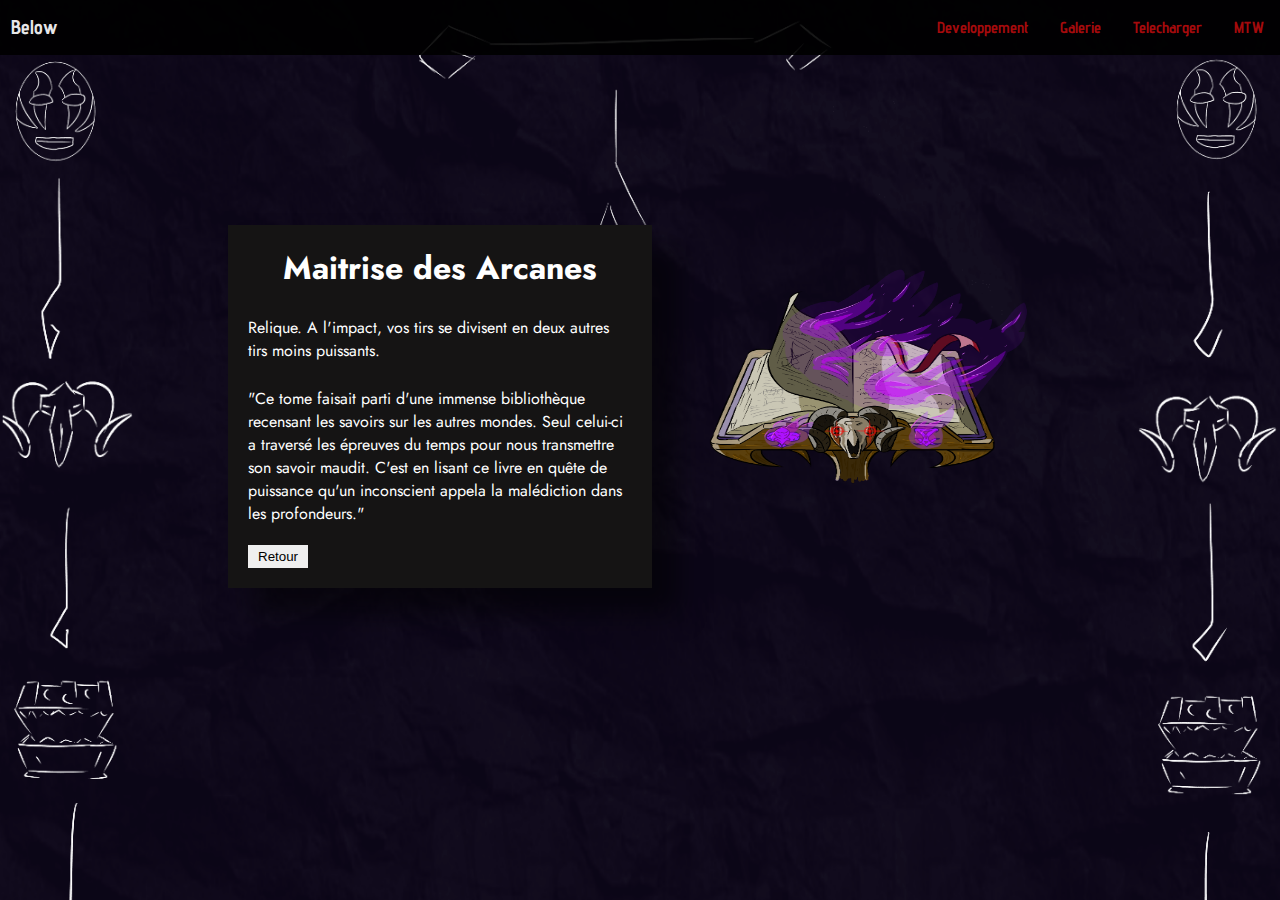
<file: doc/galerie/arcanes/arcanes.html>
<!DOCTYPE html>
<html lang="fr">
<head>
    <meta charset="UTF-8">
    <meta name="viewport" content="width=device-width, initial-scale=1.0">
    <title>FirstMenu</title>
    <link rel="stylesheet" href="style.css">
</head>
<body>
 <header>
   <nav>
       <ul>
         <li id="logo"><a href="../../index.html">Below</a></li>
         <li><a href="../../MTW/MTW.html">MTW</a></li>
         <li><a href="../../telechargement/telechargement.html">Telecharger</a></li>
           <li><a href="../galerie.html">Galerie</a></li>
         <li><a href="../../site%20timeline/timeline.html">Developpement</a></li>
       </ul>
   </nav>
 </header>

 <section class="main" id="example">
    <div class="content">
        <div class="card">
            <div class="left">
                <h1>Maitrise des Arcanes</h1>
                <p>Relique. A l'impact, vos tirs se divisent en deux autres tirs moins puissants.</p>
                <p>"Ce tome faisait parti d'une immense bibliothèque recensant les savoirs sur les autres mondes. Seul celui-ci a traversé les épreuves du temps pour nous transmettre son savoir maudit. C'est en lisant ce livre en quête de puissance qu'un
                inconscient appela la malédiction dans les profondeurs."</p>
                <a href="../galerie.html"><button>Retour</button></a>
            </div>
            <div class="right">
                <img src="../../media/below%20objet/Arcanes.png">
            </div>
        </div>
    </div>
 </section>

</body>
</html>
</file>
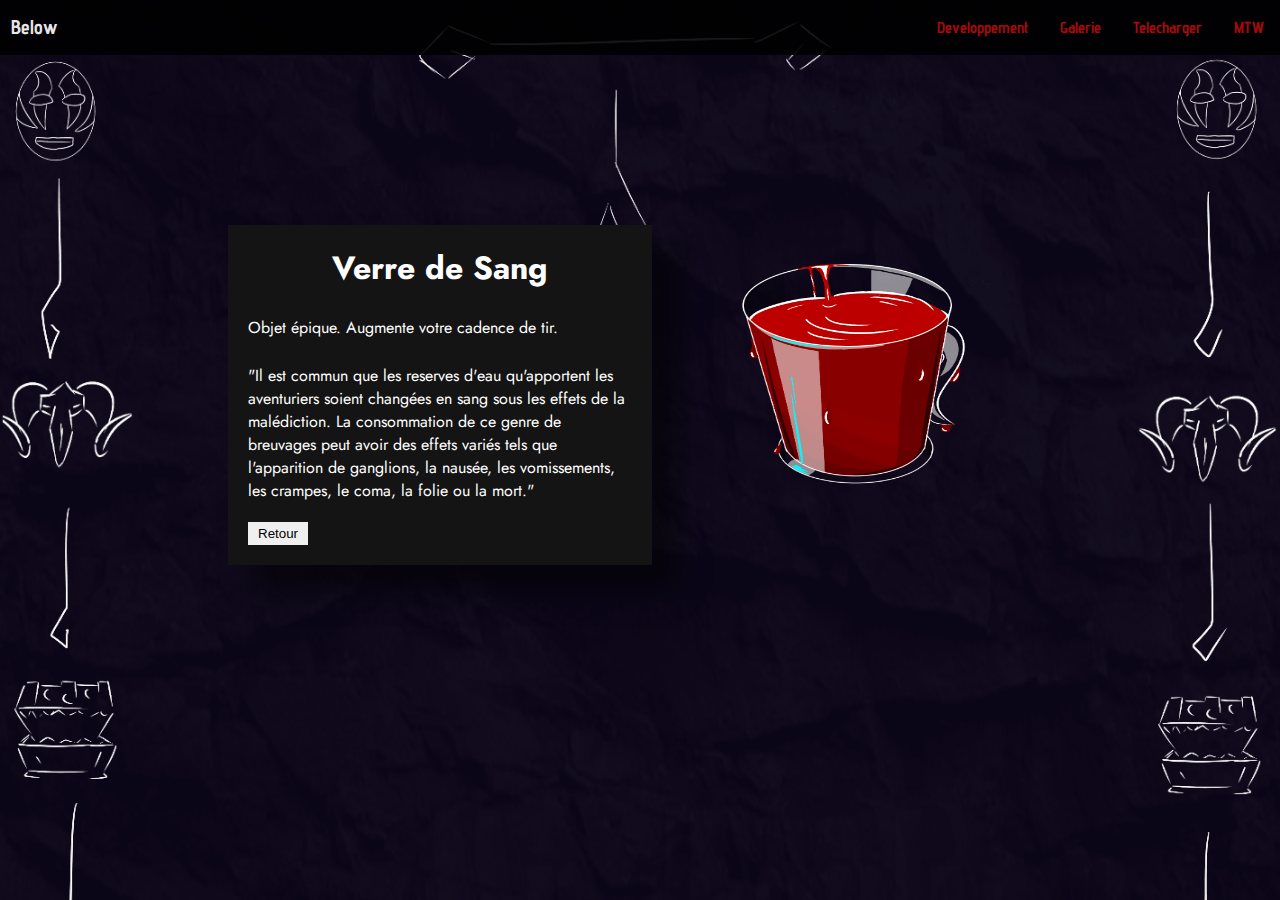
<file: doc/galerie/blooddrink/blooddrink.html>
<!DOCTYPE html>
<html lang="fr">
<head>
    <meta charset="UTF-8">
    <meta name="viewport" content="width=device-width, initial-scale=1.0">
    <title>FirstMenu</title>
    <link rel="stylesheet" href="style.css">
</head>
<body>
 <header>
   <nav>
       <ul>
         <li id="logo"><a href="../../index.html">Below</a></li>
         <li><a href="../../MTW/MTW.html">MTW</a></li>
         <li><a href="../../telechargement/telechargement.html">Telecharger</a></li>
           <li><a href="../galerie.html">Galerie</a></li>
         <li><a href="../../site%20timeline/timeline.html">Developpement</a></li>
       </ul>
   </nav>
 </header>

 <section class="main" id="example">
    <div class="content">
        <div class="card">
            <div class="left">
                <h1>Verre de Sang</h1>
                <p>Objet épique. Augmente votre cadence de tir.</p>
                <p>"Il est commun que les reserves d'eau qu'apportent les aventuriers soient changées en sang sous les effets de la malédiction. La consommation de ce genre de breuvages peut avoir des effets variés tels que l'apparition de ganglions, la nausée,
                les vomissements, les crampes, le coma, la folie ou la mort."</p>
                <a href="../galerie.html"><button>Retour</button></a>
            </div>
            <div class="right">
                <img src="../../media/below%20objet/Blood_drink.png">
            </div>
        </div>
    </div>
 </section>

</body>
</html>
</file>
<file: doc/style.css>
/*@import url('https://fonts.googleapis.com/css?family=Advent+Pro|Dancing+Script&display=swap');*/
@import url('https://fonts.googleapis.com/css2?family=Advent+Pro:wght@300&display=swap');
@import url('https://fonts.googleapis.com/css2?family=Lobster&display=swap');
@import url('https://fonts.googleapis.com/css2?family=Volkhov:wght@700&display=swap');

html {
  scroll-behavior: smooth;
  font-family: 'Volkhov', serif;
}

body {
  font-family: 'Advent Pro', sans-serif;
  padding: 0;
  margin: 0;
}
ul {
  margin: 0;
  padding: 0;
}
li {
  list-style-type: none;
}
h2 {
  text-transform: uppercase;
  text-align: center;
  padding-top: 30px;
  font-size: 2em;
}
a {
  text-decoration: none;
  color: black;
}
/* ******************* NAVBAR ******************* */
ul {
  margin: 0;
  padding: 0;
}
li a:hover{
  color: white;
}
li:hover{
  transform: scale(1.25);
}
li {
  list-style-type: none;
}
.a{
  text-decoration: none;
  color: black;
}
nav {
  font-family: 'Advent Pro', sans-serif;
  overflow: hidden;
  background-color: rgb(0, 0, 0);/*rgb(31, 13, 48);*/
  position: fixed;
  width: 100%;
  opacity: 0.9;

}
header li {
  /*font-family: 'Advent Pro', sans-serif;*/
  float: right;
  font-size: 1.0em;
}
header li a {
  /*font-family: 'Advent Pro', sans-serif;*/
  text-decoration: none;
  font-weight: bold;
  display: block;
  text-align: center;
  padding: 18px 16px;
  color: rgba(234, 16, 16, 0.79);
}
#logo {
  /*font-family: 'Advent Pro', sans-serif;*/
  font-weight: bold;
  float: left;
  color: rgba(241, 26, 26, 0.79);
}
/* **************** IMAGE PRINCIPALE ************* */
#imagePrincipale {
  padding-top: 60px;
  background: url(media/Fond_decran-min.png) no-repeat fixed 50% 50%;
  background-size: cover;
  height: 799px;
}
h1 {
  text-align: center;
  color: rgba(92, 158, 187, 0.79);
  font-size: 10em;
  margin-top: 100px;
  text-shadow: 1px 3px 2px black;
}
#premierTrait {
  height: 10px;
  width: 25%;
  margin: -3px auto;
  background-color: rgba(92, 158, 187, 0.79);
  box-shadow: 1px 3px 2px black;
}
p{
  font-size: 1.8em;
}
h3 {
  text-align: center;
  color:rgba(92, 158, 187, 0.79);
  font-size: 3em;
  text-shadow: 1px 3px 2px black;
}
/* *************** PRESENTATION ********************** */
#presentation {
  display: flex;
  flex-direction: column;
  align-items: center;
  text-align: center;
  background-color: rgb(28, 46, 130);
  padding: 10px 0px 100px 0;
}

#texteIntro {
  padding: 0px 20%;
}
#prestations {

  display: flex;
  flex-wrap: wrap;
  justify-content: space-between;
  padding: 30px 10%;  
}
#chevalier{
  height: 500px;
  width: 500px;
}

.imagesPrestations h4 {
  text-align: center;
  font-size: 1.8em;
  margin: 15px;
  font-weight: 300;
}
.imagesPrestations img {
  border-radius: 10px;
  box-shadow: 5px 5px 3px 1px rgba(0,0,0,0.7);
}
.imagesPrestations img:hover {
  opacity: 0.5;
  transform: scale(1.05);
  transition: 0.6s ease-in-out;
}
/* **************** TOURISME ********************** */
#tourisme {
  height: 1400px;
  background-color: rgba(87, 2, 2, 0.795);
  padding: 1px 2%;
}
#tourisme h2 {
  padding-top: 60px;
}
#ocean {
  background: url('media/Blender_logo_no_text.svg_-min.png') no-repeat 50%;
  background-size: 150px 150px;
}
#chateau {
  background: url('media/unity-69-logo-png-transparent-min.png') no-repeat 50%;
  background-size: 150px 150px;
}
#phare {
  background: url('media/Adobe_Illustrator_Logo-min.png') no-repeat 50%;
  background-size: 150px 150px;
}
#vignoble {
  background: url('media/nav-logo-photon.png') no-repeat 50%;
  background-size:  225px 78px;
}
#tourisme li {
  margin: 65px 100px 0 100px;
  height: 226px;
  width: 55%;
  max-width: 550px;
  float: left;
  box-shadow: 6px 6px 28px -1px rgba(0,0,0,0.75);
}
#tourisme p {
  height: 45px;
  width: 235px;
  background-color: rgb(49, 53, 92);
  float:right;
  margin: 50px -180px 0 0;
  font-size: 1.5em;
  text-align: center;
  padding-top: 15px;
  box-shadow: 4px 4px 0 1px rgb(33, 37, 66);
}
#tourisme #chateau, #tourisme #vignoble {
  float: right;
}
#chateau p, #vignoble p {
  float: left;
  background-color: rgb(66, 49, 92);
  margin-left: -180px;
  box-shadow: -4px 4px 0 1px rgb(50, 37, 70);
}
/* ******************* FOOTER ******************** */
footer {
  background-color: #333333;
  color: rgba(226, 26, 26, 0.795);;
  padding: 20px 0 10px 0;
  text-align: center;
}
form {
  margin: 0 auto;
  max-width: 900px;
}
input, textarea, button {
  border: none;
  width: 55%;
  padding: 15px 10px;
  margin: 1px 0;
  font-size: 1.2em;
  font-family: 'Advent Pro', sans-serif;
  border-radius: 8px;
}
textarea {
  height: 120px;
}
button {
  font-size: 1.5em;
  background-color: #c6c2dd;
}
button:hover {
  background-color: #e55039;
  color: #1a0b72;
  cursor: pointer;
  transition: 0.3s ease-in-out;
}
#deuxiemeTrait {
  height: 2px;
  width: 90%;
  background-color: #c6c2dd;
  margin: 60px auto;
}
#copyrightEtIcons {
  display: flex;
  margin-bottom: 20px;
  padding: 0 10%;
}
#copyright {
  width: 50%;
  text-align: left;
  color: #c6c2dd;
}
#icons {
  width: 50%;
  text-align: right;
}
#icons a {
  display: inline-block;
  padding: 0 15px;
  font-size: 1.3em;
  color: #c6c2dd;
}
#icons a:hover {
  transform: scale(1.5);
  transition: 0.1s;
}
</file>
<file: docs/style.css>
/*@import url('https://fonts.googleapis.com/css?family=Advent+Pro|Dancing+Script&display=swap');*/
@import url('https://fonts.googleapis.com/css2?family=Advent+Pro:wght@300&display=swap');
@import url('https://fonts.googleapis.com/css2?family=Lobster&display=swap');
@import url('https://fonts.googleapis.com/css2?family=Volkhov:wght@700&display=swap');

html {
  scroll-behavior: smooth;
  font-family: 'Volkhov', serif;
}

body {
  font-family: 'Advent Pro', sans-serif;
  padding: 0;
  margin: 0;
}
ul {
  margin: 0;
  padding: 0;
}
li {
  list-style-type: none;
}
h2 {
  text-transform: uppercase;
  text-align: center;
  padding-top: 30px;
  font-size: 2em;
}
a {
  text-decoration: none;
  color: black;
}
/* ******************* NAVBAR ******************* */
ul {
  margin: 0;
  padding: 0;
}
li a:hover{
  color: white;
}
li:hover{
  transform: scale(1.25);
}
li {
  list-style-type: none;
}
.a{
  text-decoration: none;
  color: black;
}
nav {
  font-family: 'Advent Pro', sans-serif;
  overflow: hidden;
  background-color: rgb(0, 0, 0);/*rgb(31, 13, 48);*/
  position: fixed;
  width: 100%;
  opacity: 0.9;

}
header li {
  /*font-family: 'Advent Pro', sans-serif;*/
  float: right;
  font-size: 1.0em;
}
header li a {
  /*font-family: 'Advent Pro', sans-serif;*/
  text-decoration: none;
  font-weight: bold;
  display: block;
  text-align: center;
  padding: 18px 16px;
  color: rgba(234, 16, 16, 0.79);
}
#logo {
  /*font-family: 'Advent Pro', sans-serif;*/
  font-weight: bold;
  float: left;
  color: rgba(241, 26, 26, 0.79);
}
/* **************** IMAGE PRINCIPALE ************* */
#imagePrincipale {
  padding-top: 60px;
  background: url(media/fond_principal.png) no-repeat fixed 50% 50%;
  background-size: cover;
  height: 799px;
}
h1 {
  text-align: center;
  color: rgba(92, 158, 187, 0.79);
  font-size: 10em;
  margin-top: 100px;
  text-shadow: 1px 3px 2px black;
}
#premierTrait {
  height: 10px;
  width: 25%;
  margin: -3px auto;
  background-color: rgba(92, 158, 187, 0.79);
  box-shadow: 1px 3px 2px black;
}
p{
  font-size: 1.8em;
}
h3 {
  text-align: center;
  color:rgba(92, 158, 187, 0.79);
  font-size: 3em;
  text-shadow: 1px 3px 2px black;
}
/* *************** PRESENTATION ********************** */
#presentation {
  display: flex;
  flex-direction: column;
  align-items: center;
  text-align: center;
  background-color: rgb(28, 46, 130);
  padding: 10px 0px 100px 0;
}

#texteIntro {
  padding: 0px 20%;
}
#prestations {

  display: flex;
  flex-wrap: wrap;
  justify-content: space-between;
  padding: 30px 10%;  
}
#chevalier{
  height: 500px;
  width: 500px;
}

.imagesPrestations h4 {
  text-align: center;
  font-size: 1.8em;
  margin: 15px;
  font-weight: 300;
}
.imagesPrestations img {
  border-radius: 10px;
  box-shadow: 5px 5px 3px 1px rgba(0,0,0,0.7);
}
.imagesPrestations img:hover {
  opacity: 0.5;
  transform: scale(1.05);
  transition: 0.6s ease-in-out;
}
/* **************** TOURISME ********************** */
#tourisme {
  height: 1400px;
  background-color: rgba(87, 2, 2, 0.795);
  padding: 1px 2%;
}
#tourisme h2 {
  padding-top: 60px;
}
#ocean {
  background: url('media/logo_C.png') no-repeat 50%;
  background-size: 150px 150px;
}
#chateau {
  background: url('media/logo_Make.png') no-repeat 50%;
  background-size: 150px 150px;
}
#phare {
  background: url('media/logo_GTK.png') no-repeat 50%;
  background-size: 150px 150px;
}
#vignoble {
  background: url('media/logo_glade.svg') no-repeat 50%;
  background-size:  150px 150px;
}
#tourisme li {
  margin: 65px 100px 0 100px;
  height: 226px;
  width: 55%;
  max-width: 550px;
  float: left;
  box-shadow: 6px 6px 28px -1px rgba(0,0,0,0.75);
}
#tourisme p {
  height: 45px;
  width: 235px;
  background-color: rgb(49, 53, 92);
  float:right;
  margin: 50px -180px 0 0;
  font-size: 1.5em;
  text-align: center;
  padding-top: 15px;
  box-shadow: 4px 4px 0 1px rgb(33, 37, 66);
}
#tourisme #chateau, #tourisme #vignoble {
  float: right;
}
#chateau p, #vignoble p {
  float: left;
  background-color: rgb(66, 49, 92);
  margin-left: -180px;
  box-shadow: -4px 4px 0 1px rgb(50, 37, 70);
}
/* ******************* FOOTER ******************** */
footer {
  background-color: #333333;
  color: rgba(226, 26, 26, 0.795);;
  padding: 20px 0 10px 0;
  text-align: center;
}
form {
  margin: 0 auto;
  max-width: 900px;
}
input, textarea, button {
  border: none;
  width: 55%;
  padding: 15px 10px;
  margin: 1px 0;
  font-size: 1.2em;
  font-family: 'Advent Pro', sans-serif;
  border-radius: 8px;
}
textarea {
  height: 120px;
}
button {
  font-size: 1.5em;
  background-color: #c6c2dd;
}
button:hover {
  background-color: #e55039;
  color: #1a0b72;
  cursor: pointer;
  transition: 0.3s ease-in-out;
}
#deuxiemeTrait {
  height: 2px;
  width: 90%;
  background-color: #c6c2dd;
  margin: 60px auto;
}
#copyrightEtIcons {
  display: flex;
  margin-bottom: 20px;
  padding: 0 10%;
}
#copyright {
  width: 50%;
  text-align: left;
  color: #c6c2dd;
}
#icons {
  width: 50%;
  text-align: right;
}
#icons a {
  display: inline-block;
  padding: 0 15px;
  font-size: 1.3em;
  color: #c6c2dd;
}
#icons a:hover {
  transform: scale(1.5);
  transition: 0.1s;
}
</file>
<file: doc/galerie/style.css>
@import url('https://fonts.googleapis.com/css2?family=Montserrat:wght@300&display=swap');
@import url('https://fonts.googleapis.com/css2?family=Advent+Pro:wght@300&display=swap');
*, ::before, ::after{
    box-sizing: border-box;
    margin:0;
    padding: 0;
}
html{
    scroll-behavior: smooth;
}
/*****************/
ul {
    margin: 0;
    padding: 0;
}
li a:hover{
    color: white;
}
li:hover{
    transform: scale(1.25);
}
li {
    list-style-type: none;
}
.a{
    text-decoration: none;
    color: black;
}
nav {
    font-family: 'Advent Pro', sans-serif;
    overflow: hidden;
    background-color: rgb(0, 0, 0);/*rgb(31, 13, 48);*/
    position: fixed;
    width: 100%;
    opacity: 0.9;
}
header li {
    /*font-family: 'Advent Pro', sans-serif;*/
    float: right;
    font-size: 1.0em;
}
header li a {
    /*font-family: 'Advent Pro', sans-serif;*/
    text-decoration: none;
    font-weight: bold;
    display: block;
    text-align: center;
    padding: 18px 16px;
    color: rgba(234, 16, 16, 0.79);
}
#logo {
    /*font-family: 'Advent Pro', sans-serif;*/
    font-weight: bold;
    float: left;
    color: rgba(241, 26, 26, 0.79);
}
/********************/


body{
    background: url("../media/couverture.png");
    background-size: cover;
    height: 100vh;
}
h1{
    color: #bdbaba;
    text-align: center;
    font-size: 75px;
    font-family: Montserra,sans-serif;
    padding-top: 100px;
}
h2{
    color: #bdbaba;
    text-align: center;
    font-size: 75px;
    font-family: Montserra,sans-serif;
    padding-top: 100px;
}
.galerie{
    display:  flex;
    justify-content: center;
    flex-wrap: wrap;
    width: 80%;
    max-width: 1300px;
    margin: 70px auto 0;
    /*padding-bottom: 40px;*/
    /*background: crimson;*/
}
.item {
    display: flex;
    flex-direction: column;
    align-content: center;
    width: 240px;
    height: 160px;
    margin-bottom: 110px;
    margin-left: 0.5em;
    /*overflow: hidden;*/
    flex-shrink: 0;
}
.item button:hover{
    transform: scale(1.15);
    background-color: #c25151;
}
.item button{
    width: 100%;
    /*justify-content: center;*/
    padding: 5px 15px;
    background-color: #b4b2b2;
    color: black;
    border: none;
    cursor: pointer;
}
.item .button a{

}

.item img {
    width: 90%;
    height: auto;
}
</file>
<file: doc/MTW/style.css>
@import url('https://fonts.googleapis.com/css2?family=Volkhov:wght@700&display=swap');
@import url('https://fonts.googleapis.com/css2?family=Jost&display=swap');
@import url('https://cdnjs.cloudflare.com/ajax/libs/font-awesome/4.7.0/css/font-awesome.css');
@import url('https://fonts.googleapis.com/css2?family=Montserrat:wght@300&display=swap');
@import url('https://fonts.googleapis.com/css2?family=Advent+Pro:wght@300&display=swap');
*, ::before, ::after{
    /*box-sizinf: border-box;*/
    margin: 0;
    padding: 0;
}

html{
    font-family: 'Jost',sans-serif;
}
/*****************/
ul {
    margin: 0;
    padding: 0;
}
li a:hover{
    color: white;
}
li:hover{
    transform: scale(1.25);
}
li {
    list-style-type: none;
}
.a{
    text-decoration: none;
    color: black;
}
nav {
    font-family: 'Advent Pro', sans-serif;
    overflow: hidden;
    background-color: rgb(0, 0, 0);/*rgb(31, 13, 48);*/
    position: fixed;
    width: 100%;
    opacity: 0.9;

}
header li {
    /*font-family: 'Advent Pro', sans-serif;*/
    float: right;
    font-size: 1.0em;
}
header li a {
    /*font-family: 'Advent Pro', sans-serif;*/
    text-decoration: none;
    font-weight: bold;
    display: block;
    text-align: center;
    padding: 18px 16px;
    color: rgba(234, 16, 16, 0.79);
}
#logo {
    /*font-family: 'Advent Pro', sans-serif;*/
    font-weight: bold;
    float: left;
    color: rgba(241, 26, 26, 0.79);
}
/********************/
body{
    background: rgba(153, 81, 81, 0.79); /* couleur du back ground*/
}
/*header\nav{
    padding-top: 15px;
    padding: 40px;
}*/
#logo1{
    height: 300px;
    width: 500px;
}
.main{
    padding-top: 150px;
    display: flex;
    flex-direction: column;
    align-items: center;
    background: url("../media/couverture.png");
    background-size: cover ;
}
.main .content .card{
    display: flex;
    flex-wrap: wrap;
    justify-content: center;
    margin-bottom: 20px;
}
.main .content .card .left{
    flex: 0 0 30%;
    padding: 20px;
    background-color: #151414;
    color: white;
    box-shadow: 15px 15px 15px rgba(0, 0, 0, 0.5);
}
.main .content .card .left p{
    margin-top: 25px;
}
.main .content .card.right{
    flex: 0 0 70%;
}
.main .content .card .right img{
    height: 300px;
    width: 400px;
    margin-top: 5px;
}
</file>
<file: doc/telechargement/style.css>
@import url('https://fonts.googleapis.com/css2?family=Volkhov:wght@700&display=swap');
@import url('https://fonts.googleapis.com/css2?family=Jost&display=swap');
@import url('https://cdnjs.cloudflare.com/ajax/libs/font-awesome/4.7.0/css/font-awesome.css');
@import url('https://fonts.googleapis.com/css2?family=Montserrat:wght@300&display=swap');
@import url('https://fonts.googleapis.com/css2?family=Advent+Pro:wght@300&display=swap');
*, ::before, ::after{
    /*box-sizinf: border-box;*/
    margin: 0;
    padding: 0;
}

html{
    scroll-behavior: smooth;
    font-family: 'Jost',sans-serif;
}
/*****************/
ul {
    margin: 0;
    padding: 0;
}
li a:hover{
    color: white;
}
li:hover{
    transform: scale(1.25);
}
li {
    list-style-type: none;
}
.a{
    text-decoration: none;
    color: black;
}
nav {
    font-family: 'Advent Pro', sans-serif;
    overflow: hidden;
    background-color: rgb(0, 0, 0);/*rgb(31, 13, 48);*/
    position: fixed;
    width: 100%;
    opacity: 0.9;
}
header li {
    /*font-family: 'Advent Pro', sans-serif;*/
    float: right;
    font-size: 1.0em;
}
header li a {
    /*font-family: 'Advent Pro', sans-serif;*/
    text-decoration: none;
    font-weight: bold;
    display: block;
    text-align: center;
    padding: 18px 16px;
    color: rgba(234, 16, 16, 0.79);
}
#logo {
    /*font-family: 'Advent Pro', sans-serif;*/
    font-weight: bold;
    float: left;
    color: rgba(241, 26, 26, 0.79);
}
/********************/

h1{
    margin-top: 0px;
}

.download button{
    cursor: pointer;
    font-size: 25px;
    width: 300px;
    height: 50px;
    margin-top: 20px;
    padding: 4px 5px;
    border-radius: 12%;
    border-color: white;
    color: black;
    background-color: #212e6c;
}
.download{
    /*padding: 10% 80%;*/
    width:  300px;
    display: flex;
    align-content: center;
    margin: 25px;
    background-size: cover;
}
.main .content .card .left a{
    /*padding: 10% 80%;
    align-content: center;
    margin: 25px;
    background-size: cover;*/
}
body{
    /*padding-top: 75px;*/
    background: url("../media/couverture.png"); /* couleur du back ground*/
    background-size: cover;
}

.main{
    padding-top: 75px;
    display: flex;
    flex-direction: column;
    align-items: center;
}
.main .content .card{
    text-align: center;
    margin-bottom: 100px;
    margin-top: 150px;
    display: flex;
    flex-wrap: wrap;
    justify-content: center;
}
.main .content .card .left{
    margin-top: 20px;
    display: flex;
    flex-wrap: wrap;
    flex-direction: column;
    justify-content: center;
    flex: 0 0 30%;
    padding: 20px;
    align-content: center;
    border-radius: 8%;
    background-color: #51195f;
    color: white;
    box-shadow: 25px 25px 25px rgba(0, 0, 0, 0.5);
}
.main .content .card .left h1{
    text-align: center;
}

.main .content .card .left p{
    margin-top: 25px;
}
.main .content .card.right{
    flex: 0 0 70%;
}
.main .content .card .right img{
    height: 400px;
    width: 400px;
    margin-top: 5px;
}
</file>
<file: doc/galerie/anneau/style.css>
@import url('https://fonts.googleapis.com/css2?family=Volkhov:wght@700&display=swap');
@import url('https://fonts.googleapis.com/css2?family=Jost&display=swap');
@import url('https://cdnjs.cloudflare.com/ajax/libs/font-awesome/4.7.0/css/font-awesome.css');
@import url('https://fonts.googleapis.com/css2?family=Montserrat:wght@300&display=swap');
@import url('https://fonts.googleapis.com/css2?family=Advent+Pro:wght@300&display=swap');
*, ::before, ::after{
    /*box-sizinf: border-box;*/
    margin: 0;
    padding: 0;
}

html{
    font-family: 'Jost',sans-serif;
}
/*****************/
ul {
    margin: 0;
    padding: 0;
}
li a:hover{
    color: white;
}
li:hover{
    transform: scale(1.25);
}
li {
    list-style-type: none;
}
.a{
    text-decoration: none;
    color: black;
}
nav {
    font-family: 'Advent Pro', sans-serif;
    overflow: hidden;
    background-color: rgb(0, 0, 0);/*rgb(31, 13, 48);*/
    position: fixed;
    width: 100%;
    opacity: 0.9;

}
header li {
    /*font-family: 'Advent Pro', sans-serif;*/
    float: right;
    font-size: 1.0em;
}
header li a {
    /*font-family: 'Advent Pro', sans-serif;*/
    text-decoration: none;
    font-weight: bold;
    display: block;
    text-align: center;
    padding: 18px 16px;
    color: rgba(234, 16, 16, 0.79);
}
#logo {
    /*font-family: 'Advent Pro', sans-serif;*/
    font-weight: bold;
    float: left;
    color: rgba(241, 26, 26, 0.79);
}
/********************/
button{
    cursor: pointer;
    align-content: center;
    margin-top: 20px;
    padding: 4px 10px;
    border: none;
}
body{
    /*padding-top: 75px;*/
    background: url("../../media/couverture.png"); /* couleur du back ground*/
    background-size: cover;
}

.main{
    padding-top: 75px;
    display: flex;
    flex-direction: column;
    align-items: center;
}
.main .content .card{
    margin-top: 150px;
    display: flex;
    flex-wrap: wrap;
    justify-content: center;
    margin-bottom: 20px;
}
.main .content .card .left{
    flex: 0 0 30%;
    padding: 20px;
    background-color: #151414;
    color: white;
    box-shadow: 25px 25px 25px rgba(0, 0, 0, 0.5);
}
.main .content .card .left h1{
    text-align: center;
}

.main .content .card .left p{
    margin-top: 25px;
}
.main .content .card.right{
    flex: 0 0 70%;
}
.main .content .card .right img{
    height: 300px;
    width: 400px;
    margin-top: 5px;
}
</file>
<file: doc/galerie/arcanes/style.css>
@import url('https://fonts.googleapis.com/css2?family=Volkhov:wght@700&display=swap');
@import url('https://fonts.googleapis.com/css2?family=Jost&display=swap');
@import url('https://cdnjs.cloudflare.com/ajax/libs/font-awesome/4.7.0/css/font-awesome.css');
@import url('https://fonts.googleapis.com/css2?family=Montserrat:wght@300&display=swap');
@import url('https://fonts.googleapis.com/css2?family=Advent+Pro:wght@300&display=swap');
*, ::before, ::after{
    /*box-sizinf: border-box;*/
    margin: 0;
    padding: 0;
}

html{
    font-family: 'Jost',sans-serif;
}
/*****************/
ul {
    margin: 0;
    padding: 0;
}
li a:hover{
    color: white;
}
li:hover{
    transform: scale(1.25);
}
li {
    list-style-type: none;
}
.a{
    text-decoration: none;
    color: black;
}
nav {
    font-family: 'Advent Pro', sans-serif;
    overflow: hidden;
    background-color: rgb(0, 0, 0);/*rgb(31, 13, 48);*/
    position: fixed;
    width: 100%;
    opacity: 0.9;
}
header li {
    /*font-family: 'Advent Pro', sans-serif;*/
    float: right;
    font-size: 1.0em;
}
header li a {
    /*font-family: 'Advent Pro', sans-serif;*/
    text-decoration: none;
    font-weight: bold;
    display: block;
    text-align: center;
    padding: 18px 16px;
    color: rgba(234, 16, 16, 0.79);
}
#logo {
    /*font-family: 'Advent Pro', sans-serif;*/
    font-weight: bold;
    float: left;
    color: rgba(241, 26, 26, 0.79);
}
/********************/
button{
    cursor: pointer;
    align-content: center;
    margin-top: 20px;
    padding: 4px 10px;
    border: none;
}
body{
    /*padding-top: 75px;*/
    background: url("../../media/couverture.png"); /* couleur du back ground*/
    background-size: cover;
}

.main{
    padding-top: 75px;
    display: flex;
    flex-direction: column;
    align-items: center;
}
.main .content .card{
    margin-top: 150px;
    display: flex;
    flex-wrap: wrap;
    justify-content: center;
    margin-bottom: 20px;
}
.main .content .card .left{
    flex: 0 0 30%;
    padding: 20px;
    background-color: #151414;
    color: white;
    box-shadow: 25px 25px 25px rgba(0, 0, 0, 0.5);
}
.main .content .card .left h1{
    text-align: center;
}

.main .content .card .left p{
    margin-top: 25px;
}
.main .content .card.right{
    flex: 0 0 70%;
}
.main .content .card .right img{
    height: 300px;
    width: 400px;
    margin-top: 5px;
}
</file>
<file: doc/galerie/blooddrink/style.css>
@import url('https://fonts.googleapis.com/css2?family=Volkhov:wght@700&display=swap');
@import url('https://fonts.googleapis.com/css2?family=Jost&display=swap');
@import url('https://cdnjs.cloudflare.com/ajax/libs/font-awesome/4.7.0/css/font-awesome.css');
@import url('https://fonts.googleapis.com/css2?family=Montserrat:wght@300&display=swap');
@import url('https://fonts.googleapis.com/css2?family=Advent+Pro:wght@300&display=swap');
*, ::before, ::after{
    /*box-sizinf: border-box;*/
    margin: 0;
    padding: 0;
}

html{
    font-family: 'Jost',sans-serif;
}
/*****************/
ul {
    margin: 0;
    padding: 0;
}
li a:hover{
    color: white;
}
li:hover{
    transform: scale(1.25);
}
li {
    list-style-type: none;
}
.a{
    text-decoration: none;
    color: black;
}
nav {
    font-family: 'Advent Pro', sans-serif;
    overflow: hidden;
    background-color: rgb(0, 0, 0);/*rgb(31, 13, 48);*/
    position: fixed;
    width: 100%;
    opacity: 0.9;
}
header li {
    /*font-family: 'Advent Pro', sans-serif;*/
    float: right;
    font-size: 1.0em;
}
header li a {
    /*font-family: 'Advent Pro', sans-serif;*/
    text-decoration: none;
    font-weight: bold;
    display: block;
    text-align: center;
    padding: 18px 16px;
    color: rgba(234, 16, 16, 0.79);
}
#logo {
    /*font-family: 'Advent Pro', sans-serif;*/
    font-weight: bold;
    float: left;
    color: rgba(241, 26, 26, 0.79);
} /********************/
button{
    cursor: pointer;
    align-content: center;
    margin-top: 20px;
    padding: 4px 10px;
    border: none;
}

body{
    /*padding-top: 75px;*/
    background: url("../../media/couverture.png"); /* couleur du back ground*/
    background-size: cover;
}

.main{
    padding-top: 75px;
    display: flex;
    flex-direction: column;
    align-items: center;
}
.main .content .card{
    margin-top: 150px;
    display: flex;
    flex-wrap: wrap;
    justify-content: center;
    margin-bottom: 20px;
}
.main .content .card .left{
    flex: 0 0 30%;
    padding: 20px;
    background-color: #151414;
    color: white;
    box-shadow: 25px 25px 25px rgba(0, 0, 0, 0.5);
}
.main .content .card .left h1{
    text-align: center;
}

.main .content .card .left p{
    margin-top: 25px;
}
.main .content .card.right{
    flex: 0 0 70%;
}
.main .content .card .right img{
    height: 300px;
    width: 400px;
    margin-top: 5px;
}
</file>
